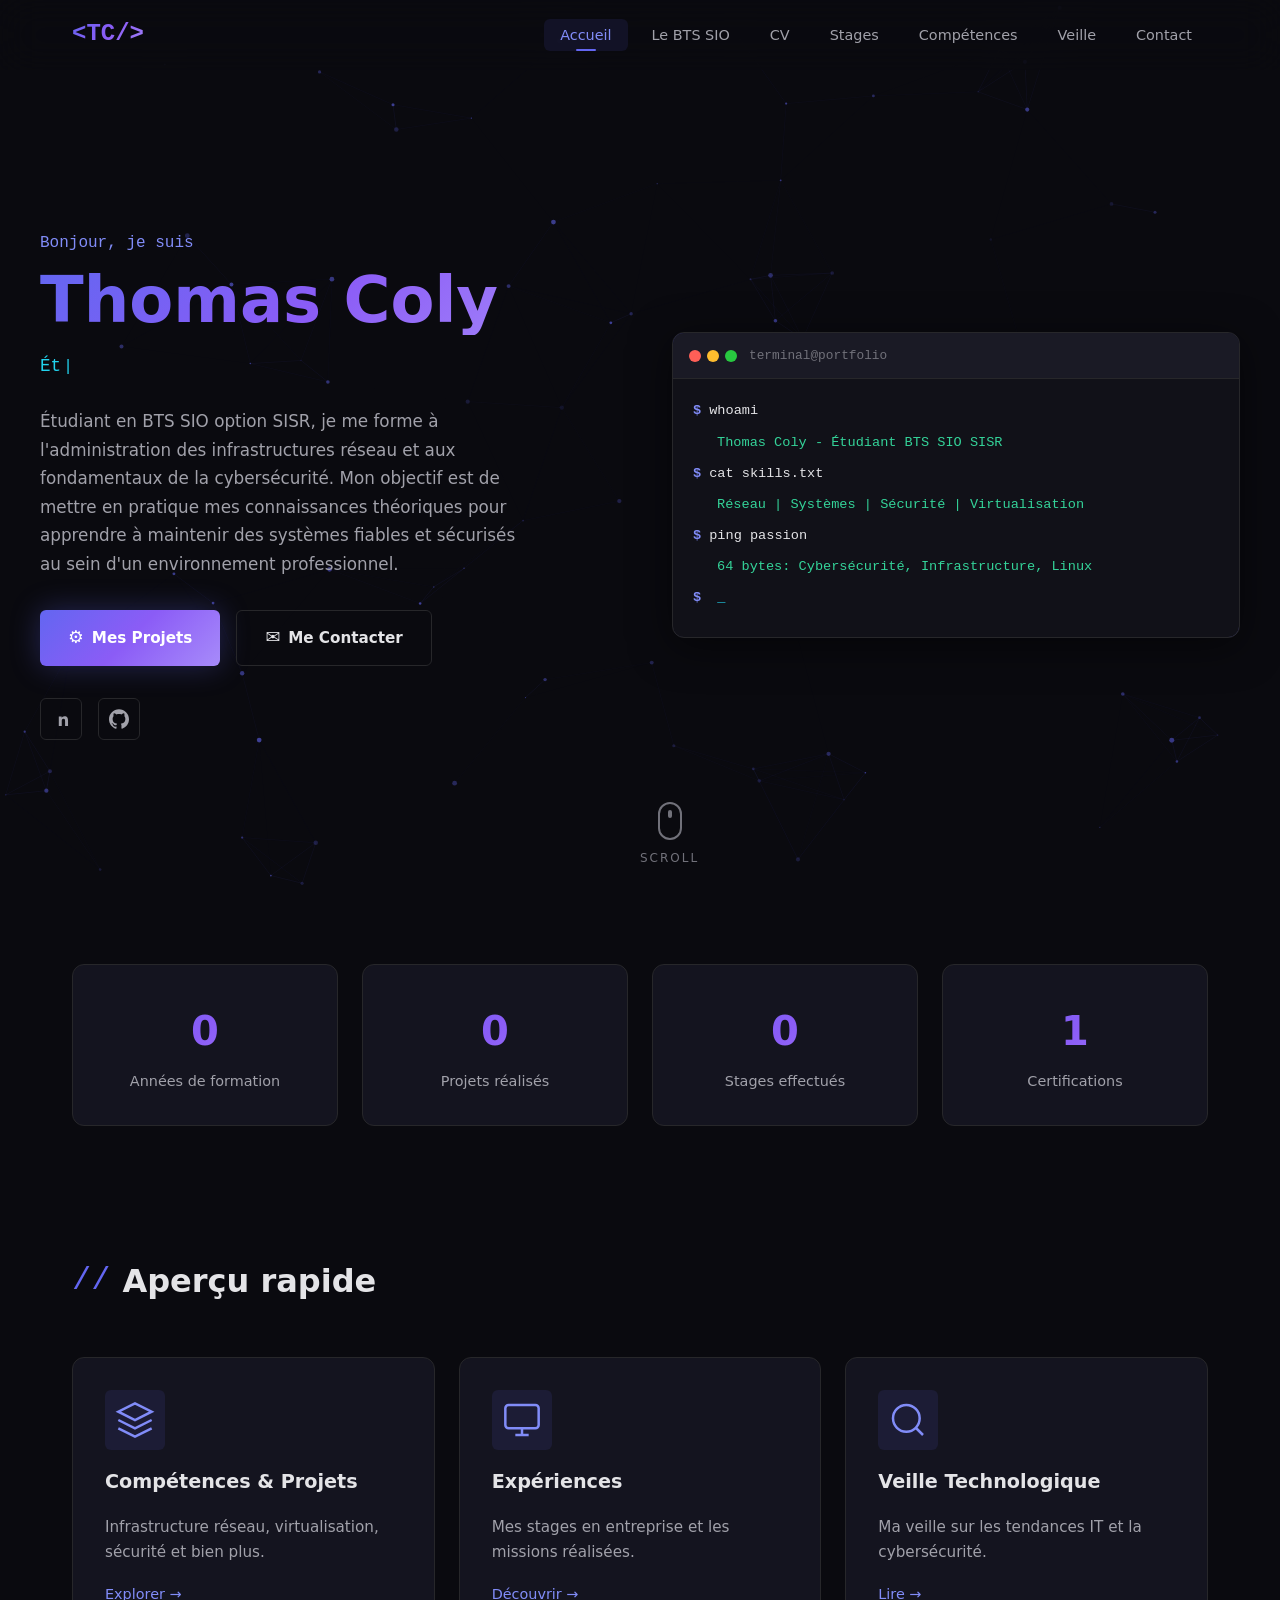
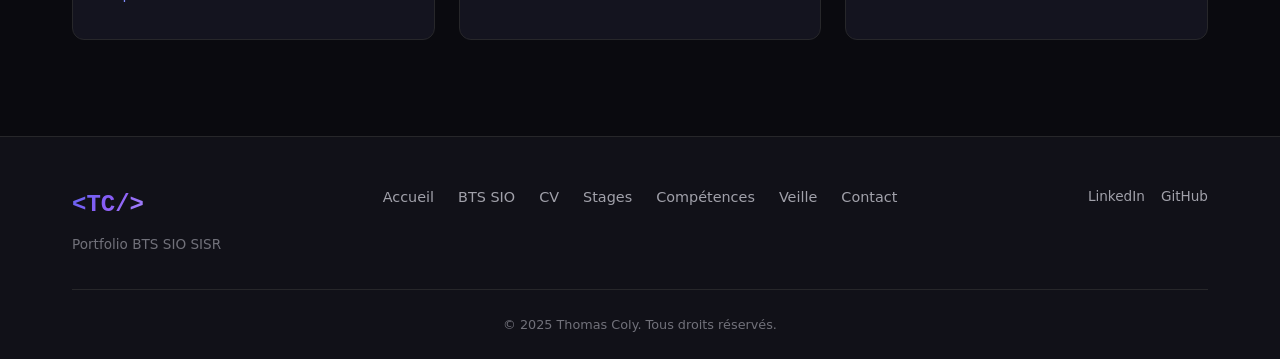
<file: index.html>
<!DOCTYPE html>
<html lang="fr">
<head>
    <meta charset="UTF-8">
    <meta name="viewport" content="width=device-width, initial-scale=1.0">
    <!-- TODO: Remplacer le titre par ton nom complet -->
    <title>Portfolio - Thomas Coly | BTS SIO SISR</title>
    <link rel="stylesheet" href="css/style.css">
    <!-- TODO: Ajouter un favicon avec <link rel="icon" href="assets/favicon.ico"> -->
</head>
<body>
    <!-- Particules animées en arrière-plan -->
    <canvas id="particles-canvas"></canvas>

    <!-- Navigation -->
    <nav class="navbar" id="navbar">
        <div class="nav-container">
            <a href="index.html" class="nav-logo">
                <!-- TODO: Remplacer les initiales par les tiennes -->
                <span class="logo-text">&lt;TC/&gt;</span>
            </a>
            <ul class="nav-links" id="nav-links">
                <li><a href="index.html" class="nav-link active">Accueil</a></li>
                <li><a href="bts.html" class="nav-link">Le BTS SIO</a></li>
                <li><a href="cv.html" class="nav-link">CV</a></li>
                <li><a href="stages.html" class="nav-link">Stages</a></li>
                <li><a href="competences.html" class="nav-link">Compétences</a></li>
                <li><a href="veille.html" class="nav-link">Veille</a></li>
                <li><a href="contact.html" class="nav-link">Contact</a></li>
            </ul>
            <button class="nav-toggle" id="nav-toggle" aria-label="Menu">
                <span class="hamburger"></span>
            </button>
        </div>
    </nav>

    <!-- Hero Section -->
    <section class="hero">
        <div class="hero-content">
            <div class="hero-text">
                <p class="hero-greeting">Bonjour, je suis</p>
                <!-- TODO: Remplacer par ton prénom et nom -->
                <h1 class="hero-name glitch" data-text="Thomas Coly">Thomas Coly</h1>
                <div class="typing-wrapper">
                    <span class="hero-title" id="typing-text"></span>
                    <span class="cursor">|</span>
                </div>
                <!-- TODO: Remplacer par ta propre description -->
                <p class="hero-description">
                    Étudiant en BTS SIO option SISR, je me forme à l'administration des infrastructures réseau et aux fondamentaux de la cybersécurité. Mon objectif est de mettre en pratique mes connaissances théoriques pour apprendre à maintenir des systèmes fiables et sécurisés au sein d'un environnement professionnel.
                </p>
                <div class="hero-buttons">
                    <a href="competences.html" class="btn btn-primary">
                        <span class="btn-icon">&#9881;</span> Mes Projets
                    </a>
                    <a href="contact.html" class="btn btn-outline">
                        <span class="btn-icon">&#9993;</span> Me Contacter
                    </a>
                </div>
                <div class="hero-social">
                    <!-- TODO: Remplacer # par tes vrais liens -->
                    <a href="#" class="social-link" title="LinkedIn" target="_blank">
                        <svg width="20" height="20" viewBox="0 0 24 24" fill="currentColor">
                            <path d="M20.447 20.452h-3.554v-5.569c0-1.328-.027-3.037-1.852-3.037-1.853 0-2.136 1.445-2.136 2.939v5.667H9.351V9h3.414v1.561h.046c.477-.9 1.637-1.85 3.37-1.85 3.601 0 4.267 2.37 4.267 5.455v6.286m_open
                            zM5.337 7.433c-1.144 0-2.063-.926-2.063-2.065 0-1.138.92-2.063 2.063-2.063 1.14 0 2.064.925 2.064 2.063 0 1.139-.925 2.065-2.064 2.065zm1.782 13.019H3.555V9h3.564v11.452zM22.225 0H1.771C.792 0 0 .774 0 1.729v20.542C0 23.227.792 24 1.771 24h20.451C23.2 24 24 23.227 24 22.271V1.729C24 .774 23.2 0 22.222 0h.003z"/>
                        </svg>
                    </a>
                    <a href="#" class="social-link" title="GitHub" target="_blank">
                        <svg width="20" height="20" viewBox="0 0 24 24" fill="currentColor">
                            <path d="M12 .297c-6.63 0-12 5.373-12 12 0 5.303 3.438 9.8 8.205 11.385.6.113.82-.258.82-.577 0-.285-.01-1.04-.015-2.04-3.338.724-4.042-1.61-4.042-1.61C4.422 18.07 3.633 17.7 3.633 17.7c-1.087-.744.084-.729.084-.729 1.205.084 1.838 1.236 1.838 1.236 1.07 1.835 2.809 1.305 3.495.998.108-.776.417-1.305.76-1.605-2.665-.3-5.466-1.332-5.466-5.93 0-1.31.465-2.38 1.235-3.22-.135-.303-.54-1.523.105-3.176 0 0 1.005-.322 3.3 1.23.96-.267 1.98-.399 3-.405 1.02.006 2.04.138 3 .405 2.28-1.552 3.285-1.23 3.285-1.23.645 1.653.24 2.873.12 3.176.765.84 1.23 1.91 1.23 3.22 0 4.61-2.805 5.625-5.475 5.92.42.36.81 1.096.81 2.22 0 1.606-.015 2.896-.015 3.286 0 .315.21.69.825.57C20.565 22.092 24 17.592 24 12.297c0-6.627-5.373-12-12-12"/>
                        </svg>
                    </a>
                </div>
            </div>
            <div class="hero-visual">
                <div class="terminal-window">
                    <div class="terminal-header">
                        <div class="terminal-dots">
                            <span class="dot red"></span>
                            <span class="dot yellow"></span>
                            <span class="dot green"></span>
                        </div>
                        <span class="terminal-title">terminal@portfolio</span>
                    </div>
                    <div class="terminal-body" id="terminal-body">
                        <div class="terminal-line">
                            <span class="prompt">$</span>
                            <span class="command">whoami</span>
                        </div>
                        <!-- TODO: Remplacer les infos du terminal -->
                        <div class="terminal-line output">Thomas Coly - Étudiant BTS SIO SISR</div>
                        <div class="terminal-line">
                            <span class="prompt">$</span>
                            <span class="command">cat skills.txt</span>
                        </div>
                        <div class="terminal-line output">Réseau | Systèmes | Sécurité | Virtualisation</div>
                        <div class="terminal-line">
                            <span class="prompt">$</span>
                            <span class="command">ping passion</span>
                        </div>
                        <div class="terminal-line output">64 bytes: Cybersécurité, Infrastructure, Linux</div>
                        <div class="terminal-line">
                            <span class="prompt">$</span>
                            <span class="command typing-cmd" id="terminal-typing"></span>
                            <span class="cursor terminal-cursor">_</span>
                        </div>
                    </div>
                </div>
            </div>
        </div>
        <div class="scroll-indicator">
            <div class="mouse">
                <div class="wheel"></div>
            </div>
            <span>Scroll</span>
        </div>
    </section>

    <!-- Stats rapides -->
    <section class="stats-section">
        <div class="container">
            <div class="stats-grid">
                <div class="stat-card" data-count="2">
                    <div class="stat-number">0</div>
                    <!-- TODO: Ajuster le nombre d'années -->
                    <div class="stat-label">Années de formation</div>
                </div>
                <div class="stat-card" data-count="2">
                    <div class="stat-number">0</div>
                    <!-- TODO: Ajuster le nombre de projets -->
                    <div class="stat-label">Projets réalisés</div>
                </div>
                <div class="stat-card" data-count="2">
                    <div class="stat-number">0</div>
                    <!-- TODO: Ajuster le nombre de stages -->
                    <div class="stat-label">Stages effectués</div>
                </div>
                <div class="stat-card" data-count="4">
                    <div class="stat-number">0</div>
                    <!-- TODO: Ajuster le nombre de certifications -->
                    <div class="stat-label">Certifications</div>
                </div>
            </div>
        </div>
    </section>

    <!-- Aperçu rapide -->
    <section class="preview-section">
        <div class="container">
            <h2 class="section-title">
                <span class="title-decoration">//</span> Aperçu rapide
            </h2>
            <div class="preview-grid">
                <a href="competences.html" class="preview-card">
                    <div class="preview-icon">
                        <svg width="40" height="40" viewBox="0 0 24 24" fill="none" stroke="currentColor" stroke-width="1.5">
                            <path d="M12 2L2 7l10 5 10-5-10-5zM2 17l10 5 10-5M2 12l10 5 10-5"/>
                        </svg>
                    </div>
                    <h3>Compétences & Projets</h3>
                    <p>Infrastructure réseau, virtualisation, sécurité et bien plus.</p>
                    <span class="preview-link">Explorer &rarr;</span>
                </a>
                <a href="stages.html" class="preview-card">
                    <div class="preview-icon">
                        <svg width="40" height="40" viewBox="0 0 24 24" fill="none" stroke="currentColor" stroke-width="1.5">
                            <rect x="2" y="3" width="20" height="14" rx="2" ry="2"/>
                            <line x1="8" y1="21" x2="16" y2="21"/>
                            <line x1="12" y1="17" x2="12" y2="21"/>
                        </svg>
                    </div>
                    <h3>Expériences</h3>
                    <p>Mes stages en entreprise et les missions réalisées.</p>
                    <span class="preview-link">Découvrir &rarr;</span>
                </a>
                <a href="veille.html" class="preview-card">
                    <div class="preview-icon">
                        <svg width="40" height="40" viewBox="0 0 24 24" fill="none" stroke="currentColor" stroke-width="1.5">
                            <circle cx="11" cy="11" r="8"/>
                            <line x1="21" y1="21" x2="16.65" y2="16.65"/>
                        </svg>
                    </div>
                    <h3>Veille Technologique</h3>
                    <p>Ma veille sur les tendances IT et la cybersécurité.</p>
                    <span class="preview-link">Lire &rarr;</span>
                </a>
            </div>
        </div>
    </section>

    <!-- Footer -->
    <footer class="footer">
        <div class="container">
            <div class="footer-content">
                <div class="footer-logo">
                    <!-- TODO: Remplacer les initiales -->
                    <span class="logo-text">&lt;TC/&gt;</span>
                    <p>Portfolio BTS SIO SISR</p>
                </div>
                <div class="footer-links">
                    <a href="index.html">Accueil</a>
                    <a href="bts.html">BTS SIO</a>
                    <a href="cv.html">CV</a>
                    <a href="stages.html">Stages</a>
                    <a href="competences.html">Compétences</a>
                    <a href="veille.html">Veille</a>
                    <a href="contact.html">Contact</a>
                </div>
                <div class="footer-social">
                    <!-- TODO: Remplacer # par tes vrais liens -->
                    <a href="#" target="_blank" title="LinkedIn">LinkedIn</a>
                    <a href="https://github.com/Th4567ms" target="_blank" title="GitHub">GitHub</a>
                </div>
            </div>
            <div class="footer-bottom">
                <!-- TODO: Remplacer le nom et l'année -->
                <p>&copy; 2025 Thomas Coly. Tous droits réservés.</p>
            </div>
        </div>
    </footer>

    <script src="js/script.js"></script>
</body>
</html>
</file>
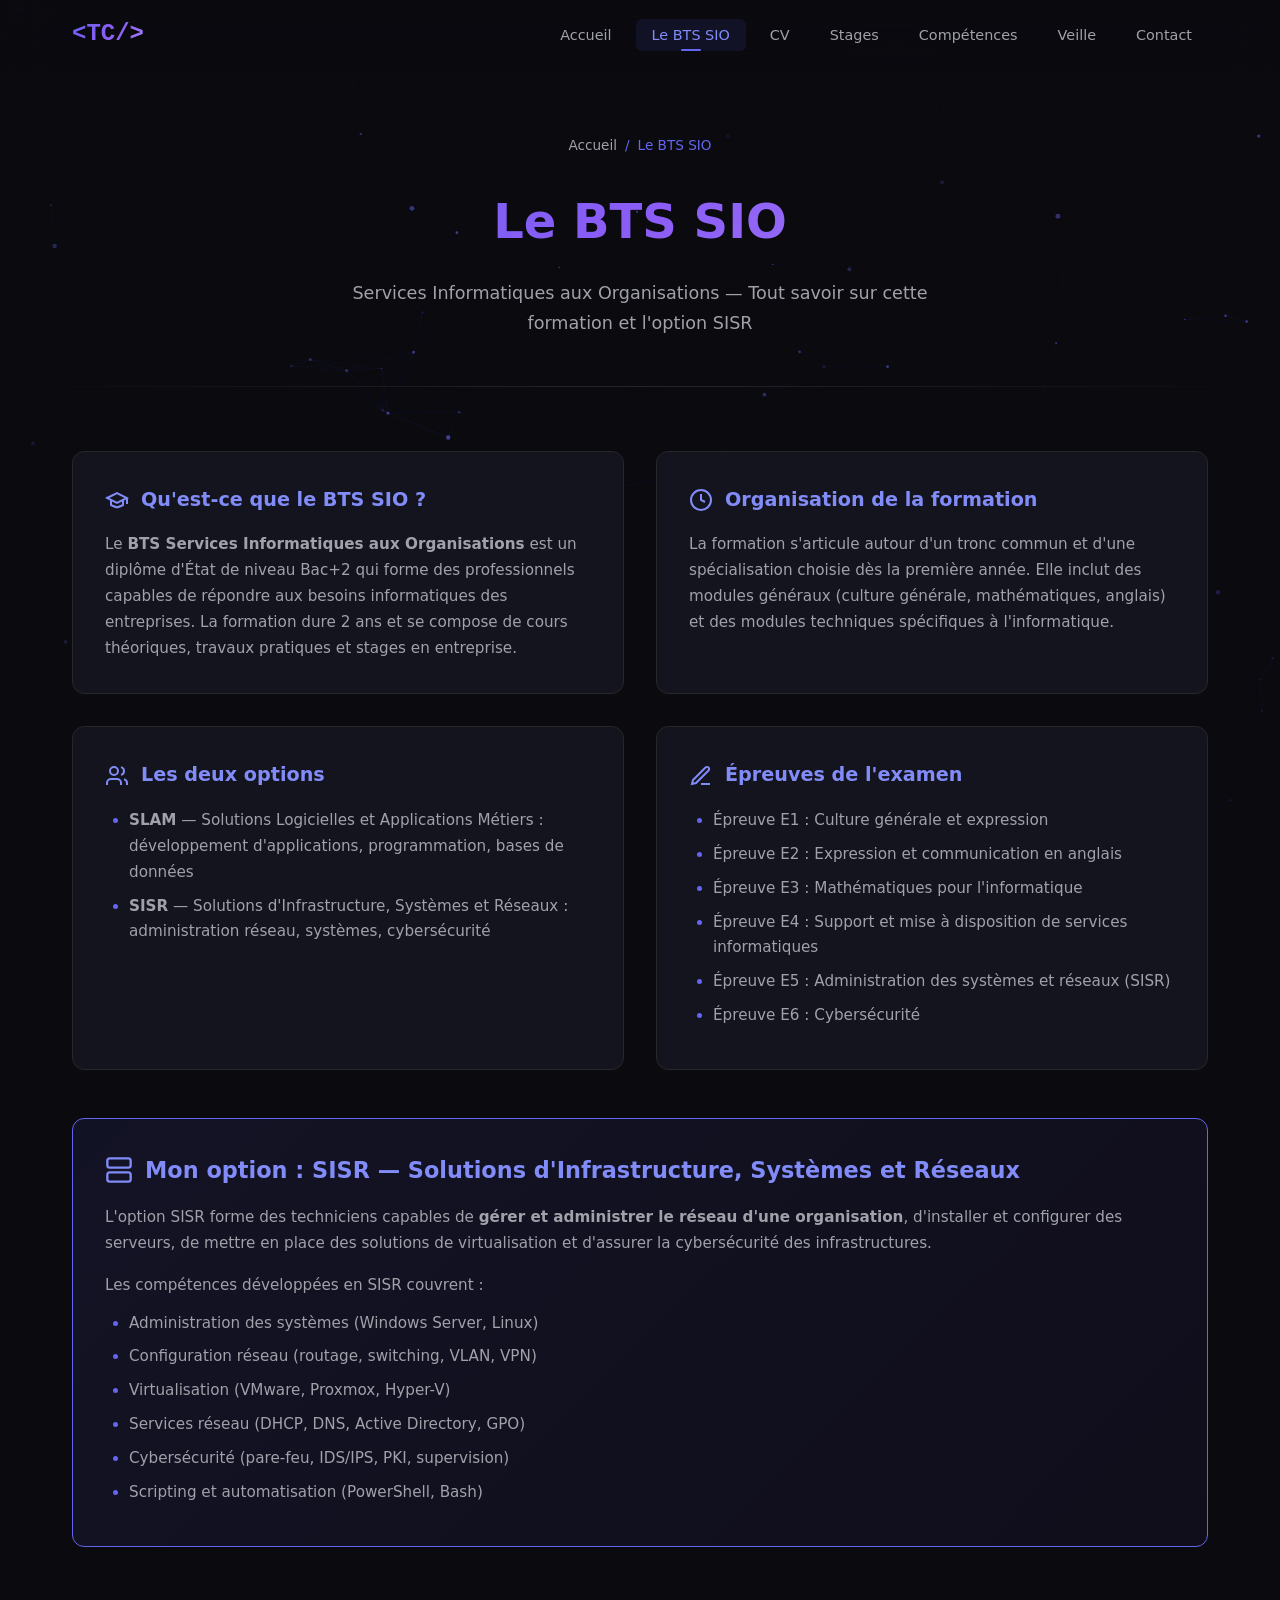
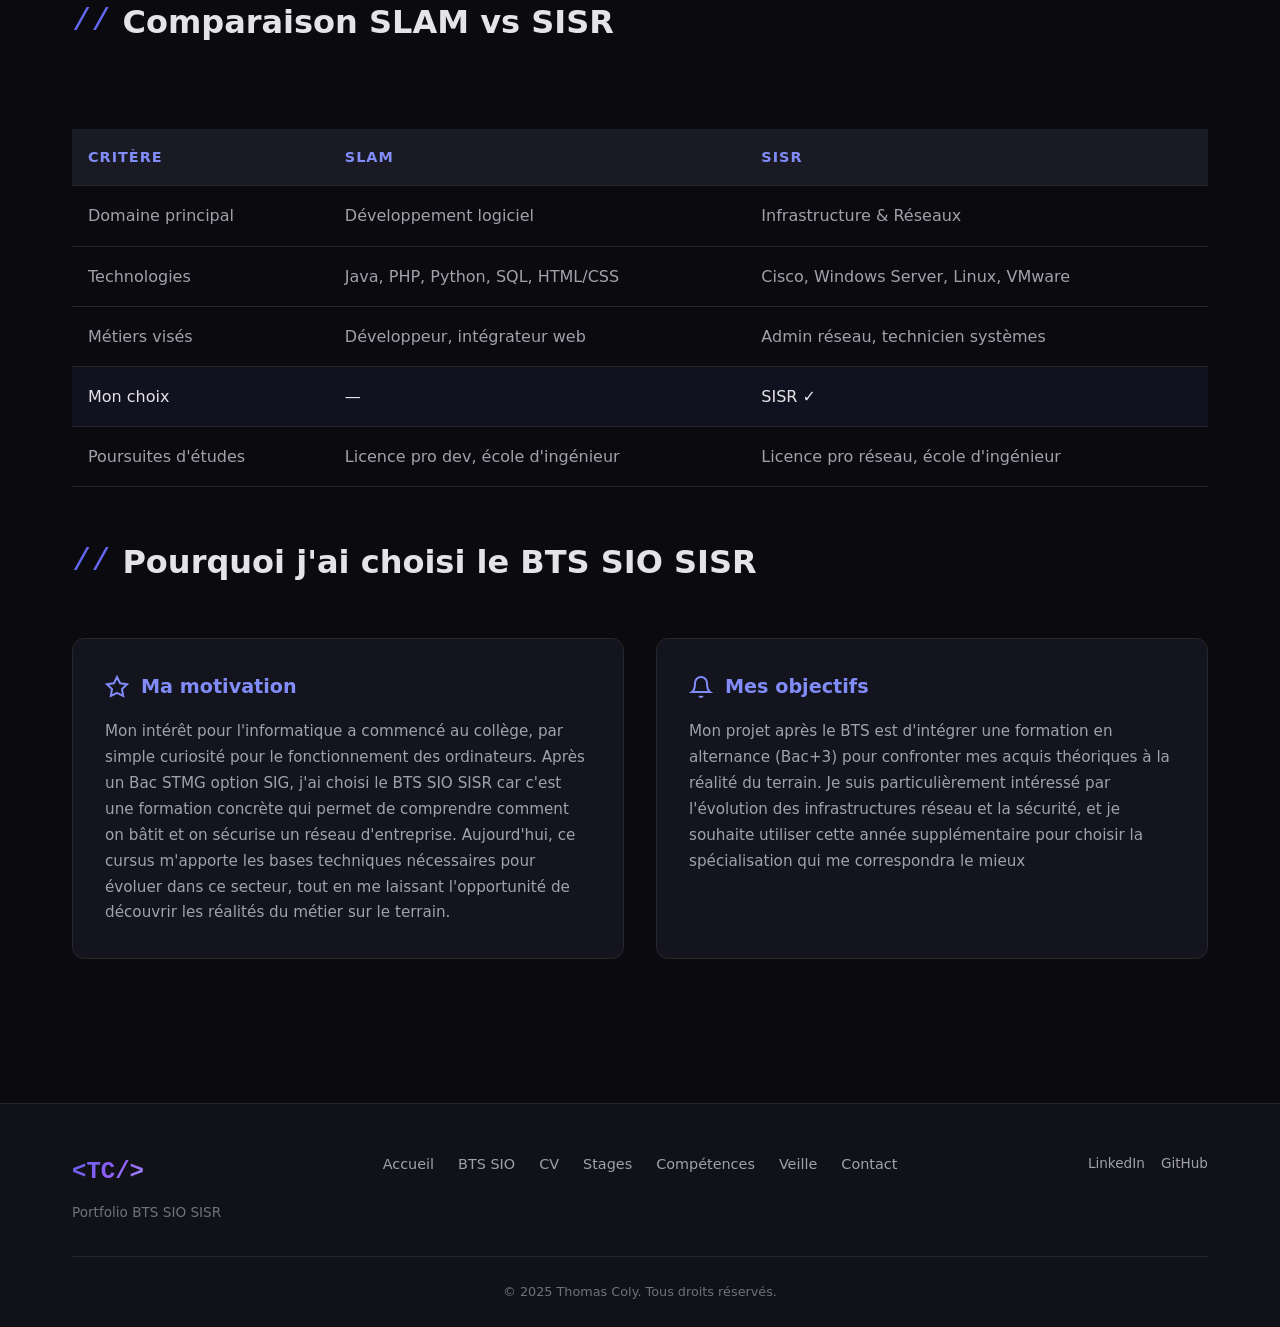
<file: bts.html>
<!DOCTYPE html>
<html lang="fr">
<head>
    <meta charset="UTF-8">
    <meta name="viewport" content="width=device-width, initial-scale=1.0">
    <!-- TODO: Remplacer le titre par ton nom -->
    <title>Le BTS SIO - Thomas Coly</title>
    <link rel="stylesheet" href="css/style.css">
</head>
<body>
    <canvas id="particles-canvas"></canvas>

    <!-- Navigation -->
    <nav class="navbar" id="navbar">
        <div class="nav-container">
            <a href="index.html" class="nav-logo">
                <span class="logo-text">&lt;TC/&gt;</span>
            </a>
            <ul class="nav-links" id="nav-links">
                <li><a href="index.html" class="nav-link">Accueil</a></li>
                <li><a href="bts.html" class="nav-link active">Le BTS SIO</a></li>
                <li><a href="cv.html" class="nav-link">CV</a></li>
                <li><a href="stages.html" class="nav-link">Stages</a></li>
                <li><a href="competences.html" class="nav-link">Compétences</a></li>
                <li><a href="veille.html" class="nav-link">Veille</a></li>
                <li><a href="contact.html" class="nav-link">Contact</a></li>
            </ul>
            <button class="nav-toggle" id="nav-toggle" aria-label="Menu">
                <span class="hamburger"></span>
            </button>
        </div>
    </nav>

    <!-- Header -->
    <header class="page-header">
        <div class="container">
            <div class="breadcrumb">
                <a href="index.html">Accueil</a>
                <span>/</span>
                <span>Le BTS SIO</span>
            </div>
            <h1>Le BTS SIO</h1>
            <p>Services Informatiques aux Organisations — Tout savoir sur cette formation et l'option SISR</p>
        </div>
    </header>

    <!-- Contenu -->
    <section class="page-content">
        <div class="container">
            <!-- Présentation générale -->
            <div class="info-grid">
                <div class="info-card">
                    <h3>
                        <svg width="24" height="24" viewBox="0 0 24 24" fill="none" stroke="currentColor" stroke-width="2"><path d="M22 10v6M2 10l10-5 10 5-10 5z"/><path d="M6 12v5c6 3 6 3 12 0v-5"/></svg>
                        Qu'est-ce que le BTS SIO ?
                    </h3>
                    <p>
                        Le <strong>BTS Services Informatiques aux Organisations</strong> est un diplôme d'État de niveau Bac+2
                        qui forme des professionnels capables de répondre aux besoins informatiques des entreprises.
                        La formation dure 2 ans et se compose de cours théoriques, travaux pratiques et stages en entreprise.
                    </p>
                </div>

                <div class="info-card">
                    <h3>
                        <svg width="24" height="24" viewBox="0 0 24 24" fill="none" stroke="currentColor" stroke-width="2"><circle cx="12" cy="12" r="10"/><path d="M12 6v6l4 2"/></svg>
                        Organisation de la formation
                    </h3>
                    <p>
                        La formation s'articule autour d'un tronc commun et d'une spécialisation choisie dès la première année.
                        Elle inclut des modules généraux (culture générale, mathématiques, anglais) et des modules techniques
                        spécifiques à l'informatique.
                    </p>
                </div>

                <div class="info-card">
                    <h3>
                        <svg width="24" height="24" viewBox="0 0 24 24" fill="none" stroke="currentColor" stroke-width="2"><path d="M16 21v-2a4 4 0 0 0-4-4H6a4 4 0 0 0-4 4v2"/><circle cx="9" cy="7" r="4"/><path d="M22 21v-2a4 4 0 0 0-3-3.87M16 3.13a4 4 0 0 1 0 7.75"/></svg>
                        Les deux options
                    </h3>
                    <ul>
                        <li><strong>SLAM</strong> — Solutions Logicielles et Applications Métiers : développement d'applications, programmation, bases de données</li>
                        <li><strong>SISR</strong> — Solutions d'Infrastructure, Systèmes et Réseaux : administration réseau, systèmes, cybersécurité</li>
                    </ul>
                </div>

                <div class="info-card">
                    <h3>
                        <svg width="24" height="24" viewBox="0 0 24 24" fill="none" stroke="currentColor" stroke-width="2"><path d="M12 20h9"/><path d="M16.5 3.5a2.121 2.121 0 0 1 3 3L7 19l-4 1 1-4L16.5 3.5z"/></svg>
                        Épreuves de l'examen
                    </h3>
                    <ul>
                        <li>Épreuve E1 : Culture générale et expression</li>
                        <li>Épreuve E2 : Expression et communication en anglais</li>
                        <li>Épreuve E3 : Mathématiques pour l'informatique</li>
                        <li>Épreuve E4 : Support et mise à disposition de services informatiques</li>
                        <li>Épreuve E5 : Administration des systèmes et réseaux (SISR)</li>
                        <li>Épreuve E6 : Cybersécurité</li>
                    </ul>
                </div>
            </div>

            <!-- Option SISR en détail -->
            <div class="info-grid" style="margin-top: 2rem;">
                <div class="info-card option-highlight">
                    <h3>
                        <svg width="28" height="28" viewBox="0 0 24 24" fill="none" stroke="currentColor" stroke-width="2"><rect x="2" y="2" width="20" height="8" rx="2" ry="2"/><rect x="2" y="14" width="20" height="8" rx="2" ry="2"/><line x1="6" y1="6" x2="6.01" y2="6"/><line x1="6" y1="18" x2="6.01" y2="18"/></svg>
                        Mon option : SISR — Solutions d'Infrastructure, Systèmes et Réseaux
                    </h3>
                    <p>
                        L'option SISR forme des techniciens capables de <strong>gérer et administrer le réseau d'une organisation</strong>,
                        d'installer et configurer des serveurs, de mettre en place des solutions de virtualisation
                        et d'assurer la cybersécurité des infrastructures.
                    </p>
                    <p style="margin-top: 1rem;">Les compétences développées en SISR couvrent :</p>
                    <ul style="margin-top: 0.75rem;">
                        <li>Administration des systèmes (Windows Server, Linux)</li>
                        <li>Configuration réseau (routage, switching, VLAN, VPN)</li>
                        <li>Virtualisation (VMware, Proxmox, Hyper-V)</li>
                        <li>Services réseau (DHCP, DNS, Active Directory, GPO)</li>
                        <li>Cybersécurité (pare-feu, IDS/IPS, PKI, supervision)</li>
                        <li>Scripting et automatisation (PowerShell, Bash)</li>
                        
                    </ul>
                </div>
            </div>

            <!-- Tableau comparatif -->
            <h2 class="section-title" style="margin-top: 3rem;">
                <span class="title-decoration">//</span> Comparaison SLAM vs SISR
            </h2>
            <div style="overflow-x: auto;">
                <table class="comparison-table">
                    <thead>
                        <tr>
                            <th>Critère</th>
                            <th>SLAM</th>
                            <th>SISR</th>
                        </tr>
                    </thead>
                    <tbody>
                        <tr>
                            <td>Domaine principal</td>
                            <td>Développement logiciel</td>
                            <td>Infrastructure & Réseaux</td>
                        </tr>
                        <tr>
                            <td>Technologies</td>
                            <td>Java, PHP, Python, SQL, HTML/CSS</td>
                            <td>Cisco, Windows Server, Linux, VMware</td>
                        </tr>
                        <tr>
                            <td>Métiers visés</td>
                            <td>Développeur, intégrateur web</td>
                            <td>Admin réseau, technicien systèmes</td>
                        </tr>
                        <tr class="highlight-row">
                            <td>Mon choix</td>
                            <td>—</td>
                            <td>SISR &#10003;</td>
                        </tr>
                        <tr>
                            <td>Poursuites d'études</td>
                            <td>Licence pro dev, école d'ingénieur</td>
                            <td>Licence pro réseau, école d'ingénieur</td>
                        </tr>
                    </tbody>
                </table>
            </div>

            <!-- Pourquoi le BTS SIO -->
            <h2 class="section-title" style="margin-top: 3rem;">
                <span class="title-decoration">//</span> Pourquoi j'ai choisi le BTS SIO SISR
            </h2>
            <div class="info-grid">
                <div class="info-card">
                    <h3>
                        <svg width="24" height="24" viewBox="0 0 24 24" fill="none" stroke="currentColor" stroke-width="2"><polygon points="12 2 15.09 8.26 22 9.27 17 14.14 18.18 21.02 12 17.77 5.82 21.02 7 14.14 2 9.27 8.91 8.26 12 2"/></svg>
                        Ma motivation
                    </h3>
                    <!-- TODO: Remplacer par tes propres motivations -->
                    <p>
                        Mon intérêt pour l'informatique a commencé au collège, par simple curiosité pour le fonctionnement des ordinateurs. Après un Bac STMG option SIG, j'ai choisi le BTS SIO SISR car c'est une formation concrète qui permet de comprendre comment on bâtit et on sécurise un réseau d'entreprise. Aujourd'hui, ce cursus m'apporte les bases techniques nécessaires pour évoluer dans ce secteur, tout en me laissant l'opportunité de découvrir les réalités du métier sur le terrain.
                    </p>
                        

                </div>
                <div class="info-card">
                    <h3>
                        <svg width="24" height="24" viewBox="0 0 24 24" fill="none" stroke="currentColor" stroke-width="2"><path d="M18 8A6 6 0 0 0 6 8c0 7-3 9-3 9h18s-3-2-3-9"/><path d="M13.73 21a2 2 0 0 1-3.46 0"/></svg>
                        Mes objectifs
                    </h3>
                    <!-- TODO: Remplacer par tes propres objectifs -->
                    <p>
                        Mon projet après le BTS est d'intégrer une formation en alternance (Bac+3) pour confronter mes acquis théoriques à la réalité du terrain. Je suis particulièrement intéressé par l'évolution des infrastructures réseau et la sécurité, et je souhaite utiliser cette année supplémentaire pour choisir la spécialisation qui me correspondra le mieux
                    </p>
                </div>
            </div>
        </div>
    </section>

    <!-- Footer -->
    <footer class="footer">
        <div class="container">
            <div class="footer-content">
                <div class="footer-logo">
                    <span class="logo-text">&lt;TC/&gt;</span>
                    <p>Portfolio BTS SIO SISR</p>
                </div>
                <div class="footer-links">
                    <a href="index.html">Accueil</a>
                    <a href="bts.html">BTS SIO</a>
                    <a href="cv.html">CV</a>
                    <a href="stages.html">Stages</a>
                    <a href="competences.html">Compétences</a>
                    <a href="veille.html">Veille</a>
                    <a href="contact.html">Contact</a>
                </div>
                <div class="footer-social">
                    <a href="#" target="_blank">LinkedIn</a>
                    <a href="#" target="_blank">GitHub</a>
                </div>
            </div>
            <div class="footer-bottom">
                <p>&copy; 2025 Thomas Coly. Tous droits réservés.</p>
            </div>
        </div>
    </footer>

    <script src="js/script.js"></script>
</body>
</html>
</file>
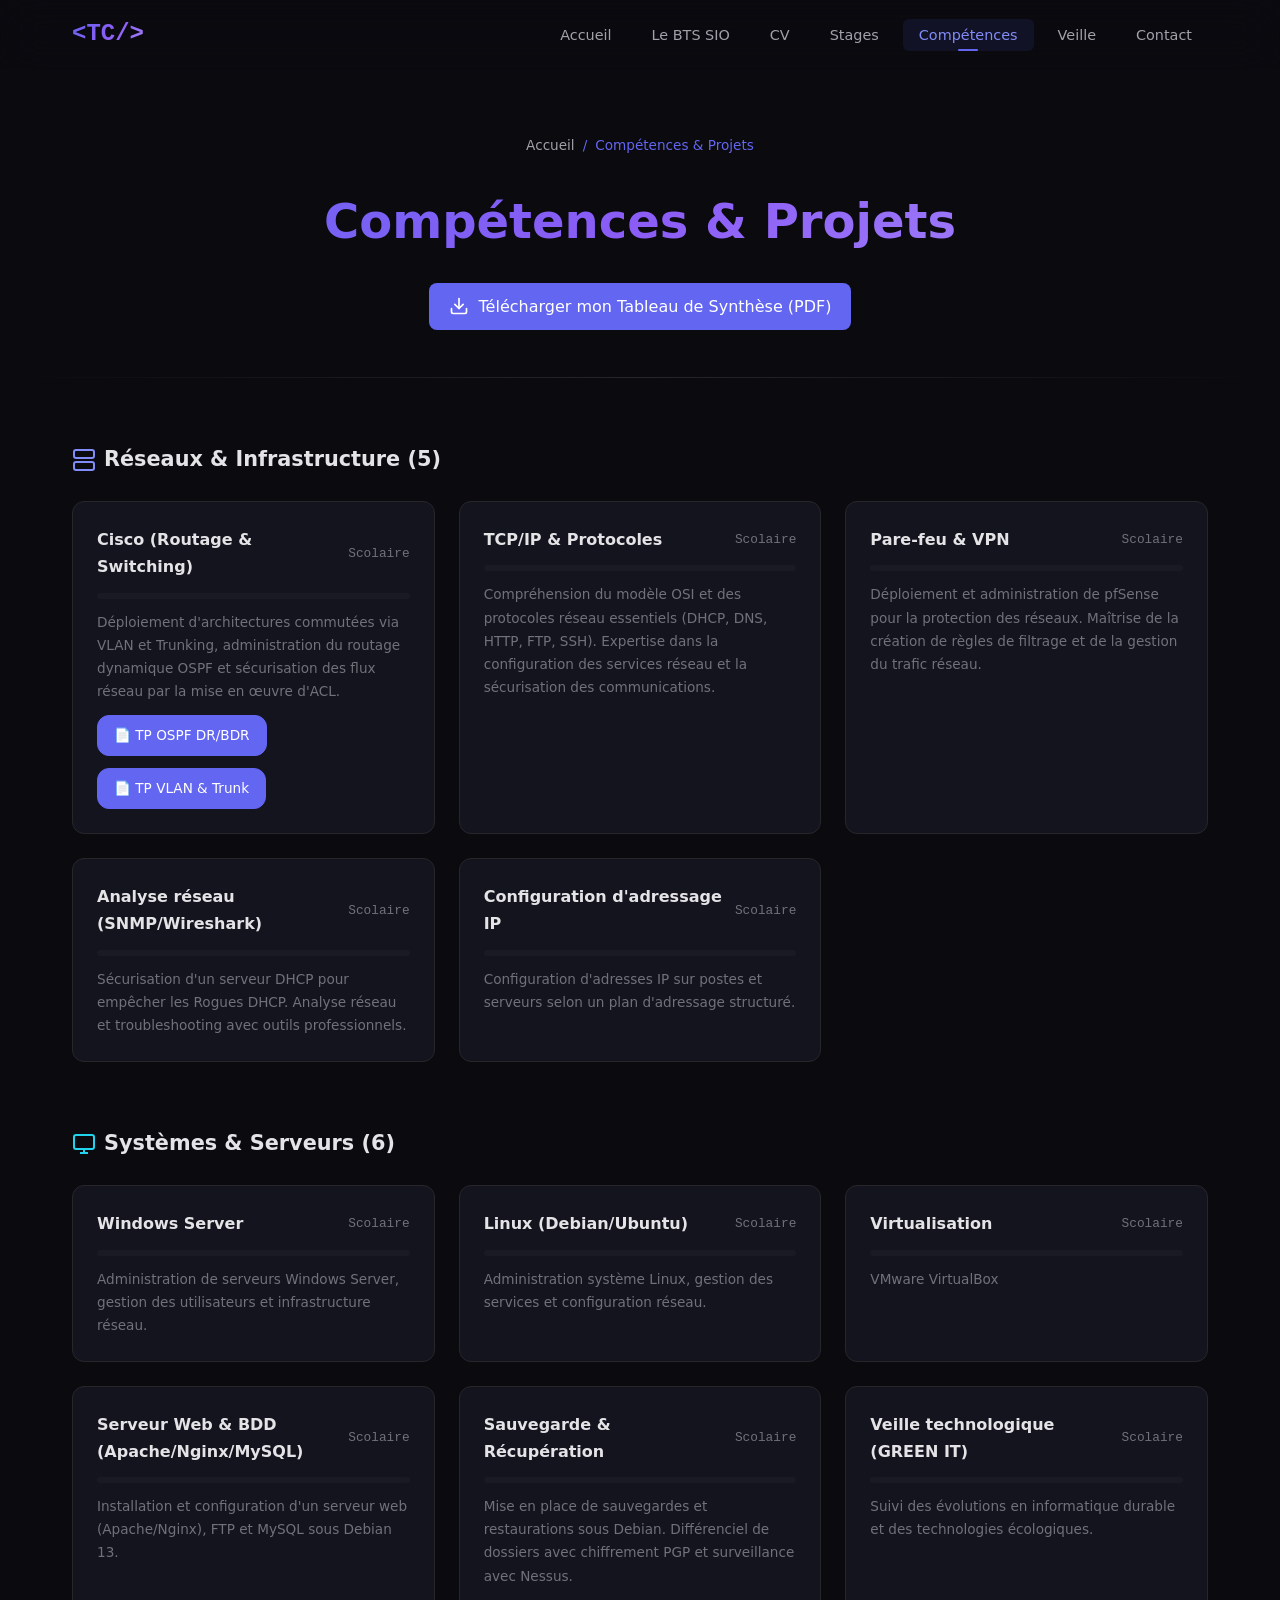
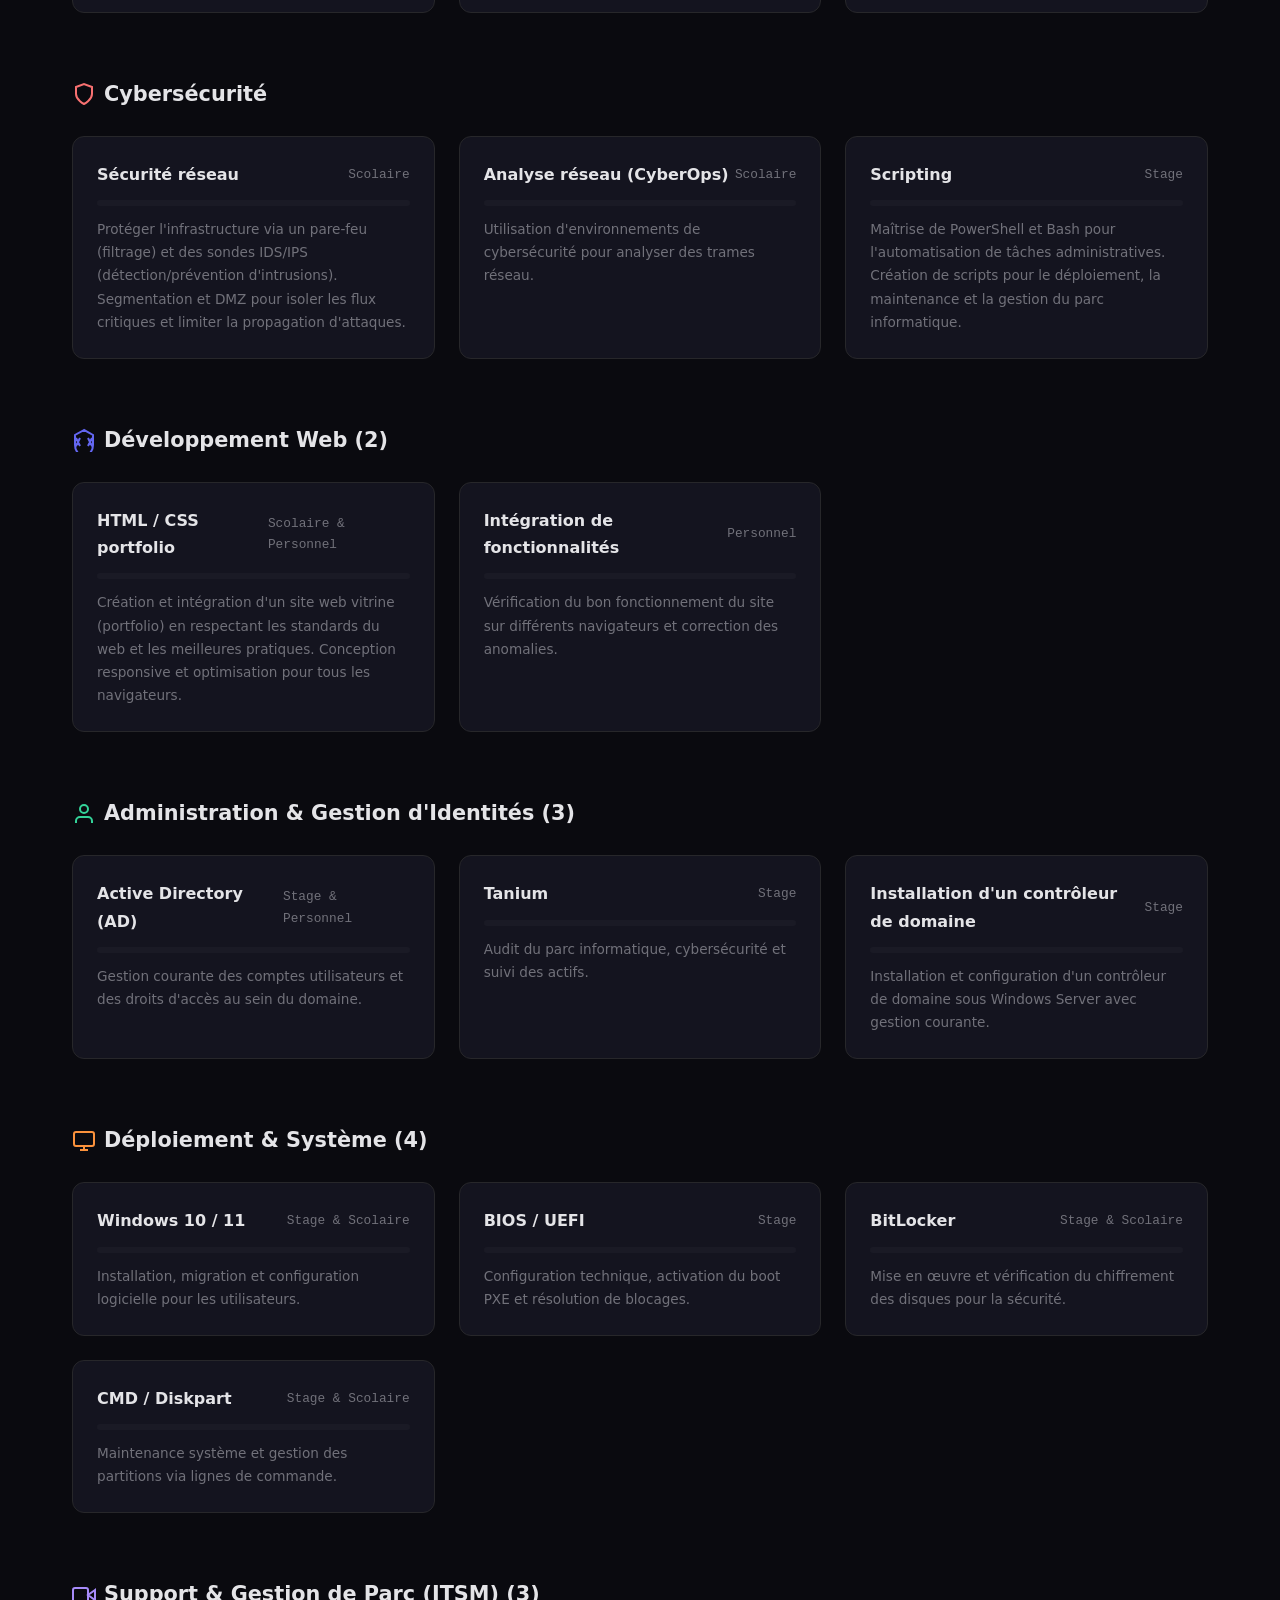
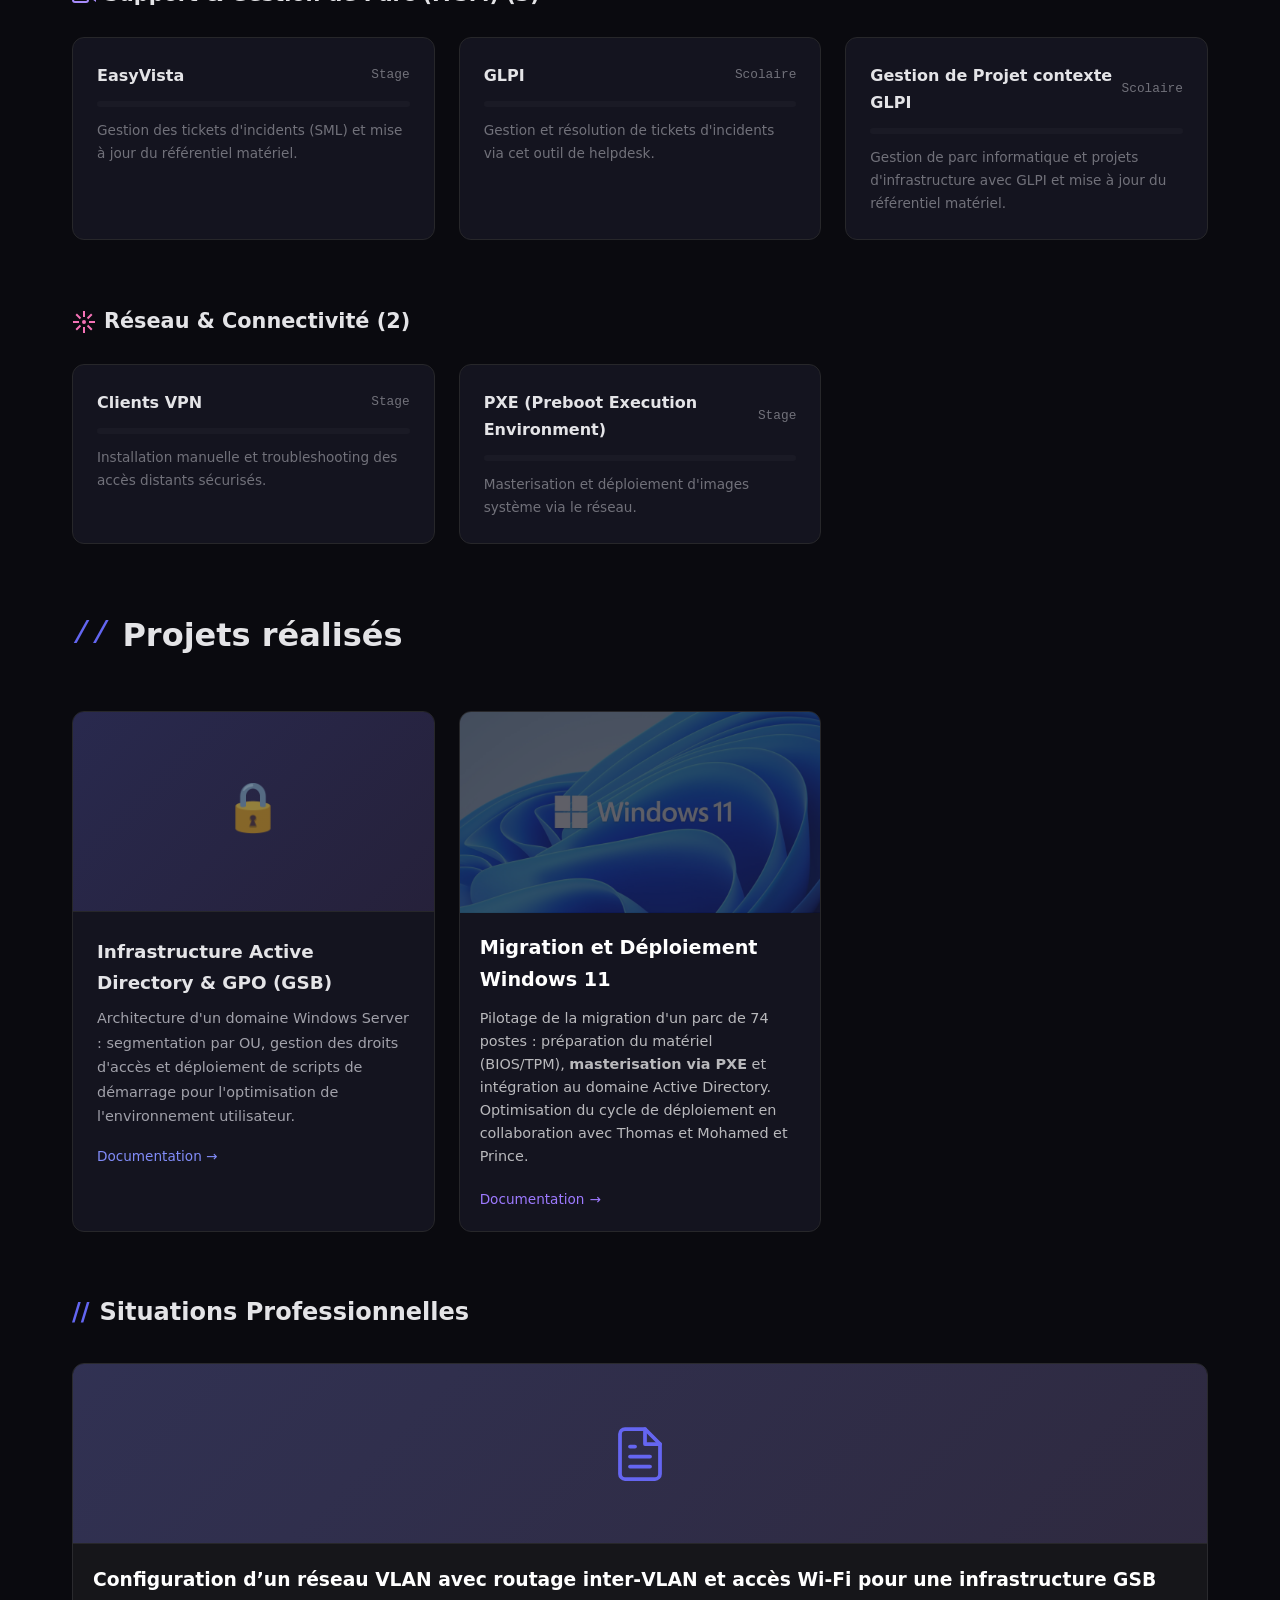
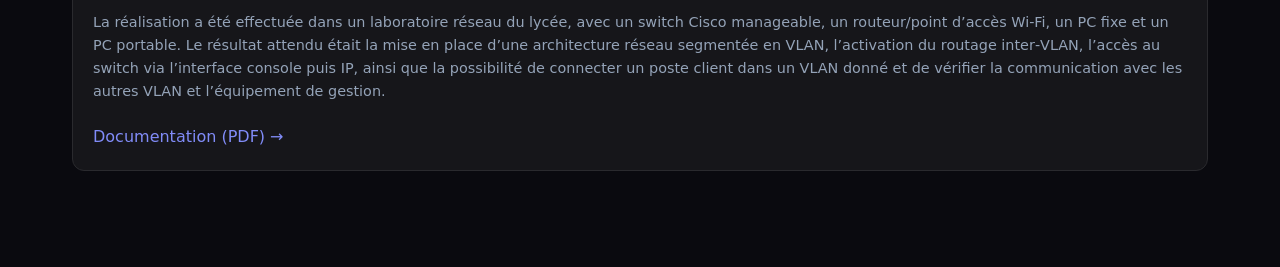
<file: competences.html>
<!DOCTYPE html>
<html lang="fr">
<head>
    <meta charset="UTF-8">
    <meta name="viewport" content="width=device-width, initial-scale=1.0">
    <!-- TODO: Remplacer le titre par ton nom -->
    <title>Compétences & Projets - Thomas Coly</title>
    <link rel="stylesheet" href="css/style.css">
</head>
<body>
    <canvas id="particles-canvas"></canvas>

    <!-- Navigation -->
    <nav class="navbar" id="navbar">
        <div class="nav-container">
            <a href="index.html" class="nav-logo">
                <span class="logo-text">&lt;TC/&gt;</span>
            </a>
            <ul class="nav-links" id="nav-links">
                <li><a href="index.html" class="nav-link">Accueil</a></li>
                <li><a href="bts.html" class="nav-link">Le BTS SIO</a></li>
                <li><a href="cv.html" class="nav-link">CV</a></li>
                <li><a href="stages.html" class="nav-link">Stages</a></li>
                <li><a href="competences.html" class="nav-link active">Compétences</a></li>
                <li><a href="veille.html" class="nav-link">Veille</a></li>
                <li><a href="contact.html" class="nav-link">Contact</a></li>
            </ul>
            <button class="nav-toggle" id="nav-toggle" aria-label="Menu">
                <span class="hamburger"></span>
            </button>
        </div>
    </nav>

    <!-- Header -->
    <header class="page-header">
        <div class="container">
            <div class="breadcrumb">
                <a href="index.html">Accueil</a>
                <span>/</span>
                <span>Compétences & Projets</span>
            </div>
            <h1>Compétences & Projets</h1>
            <p><div style="margin-top: 20px;">
    <a href="assets/tableau.pdf" class="btn-download" target="_blank" style="display: inline-flex; align-items: center; gap: 10px; background: var(--accent-primary); color: white; padding: 10px 20px; border-radius: 8px; text-decoration: none; font-weight: 500;">
        <svg width="20" height="20" viewBox="0 0 24 24" fill="none" stroke="currentColor" stroke-width="2" stroke-linecap="round" stroke-linejoin="round"><path d="M21 15v4a2 2 0 0 1-2 2H5a2 2 0 0 1-2-2v-4"></path><polyline points="7 10 12 15 17 10"></polyline><line x1="12" y1="15" x2="12" y2="3"></line></svg>
        Télécharger mon Tableau de Synthèse (PDF)
    </a>
</div>
    </header>

    <!-- Contenu -->
    <section class="page-content">
        <div class="container">

            <!-- Compétences Réseau -->
            <div class="skills-section">
                <h3>
                    <svg width="24" height="24" viewBox="0 0 24 24" fill="none" stroke="var(--accent-secondary)" stroke-width="2"><rect x="2" y="2" width="20" height="8" rx="2" ry="2"/><rect x="2" y="14" width="20" height="8" rx="2" ry="2"/><line x1="6" y1="6" x2="6.01" y2="6"/><line x1="6" y1="18" x2="6.01" y2="18"/></svg>
                    Réseaux & Infrastructure (5)
                </h3>
                <div class="skills-grid">
                    <!-- TODO: Ajuster les niveaux (data-width) selon tes vraies compétences -->
                    <div class="skill-card">
                        <div class="skill-header">
                            <span class="skill-name">Cisco (Routage & Switching)</span>
                            <span class="skill-level">Scolaire</span>
                        </div>
                        <div class="skill-bar">
                            <div class="skill-progress" data-width="85"></div>
                        </div>
                        <p class="skill-description">Déploiement d'architectures commutées via VLAN et Trunking, administration du routage dynamique OSPF et sécurisation des flux réseau par la mise en œuvre d'ACL.</p>
                        <a href="assets/OSPF_2.3.11_Coly_Thomas.pdf" class="skill-btn" download>📄 TP OSPF DR/BDR</a>
                        <a href="assets/2025-10-14_TP4.3_Coly_Thomas.pdf" class="skill-btn" download>📄 TP VLAN & Trunk</a>
                    </div>
                    <div class="skill-card">
                        <div class="skill-header">
                            <span class="skill-name">TCP/IP & Protocoles</span>
                            <span class="skill-level">Scolaire</span>
                        </div>
                        <div class="skill-bar">
                            <div class="skill-progress" data-width="80"></div>
                        </div>
                        <p class="skill-description">Compréhension du modèle OSI et des protocoles réseau essentiels (DHCP, DNS, HTTP, FTP, SSH). Expertise dans la configuration des services réseau et la sécurisation des communications.</p>
                    </div>
                    <div class="skill-card">
                        <div class="skill-header">
                            <span class="skill-name">Pare-feu & VPN</span>
                            <span class="skill-level">Scolaire</span>
                        </div>
                        <div class="skill-bar">
                            <div class="skill-progress" data-width="70"></div>
                        </div>
                        <p class="skill-description">Déploiement et administration de pfSense pour la protection des réseaux. Maîtrise de la création de règles de filtrage et de la gestion du trafic réseau.</p>
                    </div>
                    <div class="skill-card">
                        <div class="skill-header">
                            <span class="skill-name">Analyse réseau (SNMP/Wireshark)</span>
                            <span class="skill-level">Scolaire</span>
                        </div>
                        <div class="skill-bar">
                            <div class="skill-progress" data-width="65"></div>
                        </div>
                        <p class="skill-description">Sécurisation d'un serveur DHCP pour empêcher les Rogues DHCP. Analyse réseau et troubleshooting avec outils professionnels.</p>
                    </div>
                    <div class="skill-card">
                        <div class="skill-header">
                            <span class="skill-name">Configuration d'adressage IP</span>
                            <span class="skill-level">Scolaire</span>
                        </div>
                        <div class="skill-bar">
                            <div class="skill-progress" data-width="80"></div>
                        </div>
                        <p class="skill-description">Configuration d'adresses IP sur postes et serveurs selon un plan d'adressage structuré.</p>
                    </div>
                </div>
            </div>

            <!-- Compétences Systèmes -->
            <div class="skills-section">
                <h3>
                    <svg width="24" height="24" viewBox="0 0 24 24" fill="none" stroke="var(--cyan)" stroke-width="2"><rect x="2" y="3" width="20" height="14" rx="2" ry="2"/><line x1="8" y1="21" x2="16" y2="21"/><line x1="12" y1="17" x2="12" y2="21"/></svg>
                    Systèmes & Serveurs (6)
                </h3>
                <div class="skills-grid">
                    <!-- TODO: Ajuster les niveaux selon tes vraies compétences -->
                    <div class="skill-card">
                        <div class="skill-header">
                            <span class="skill-name">Windows Server</span>
                            <span class="skill-level">Scolaire</span>
                        </div>
                        <div class="skill-bar">
                            <div class="skill-progress" data-width="80"></div>
                        </div>
                        <p class="skill-description">Administration de serveurs Windows Server, gestion des utilisateurs et infrastructure réseau.</p>
                    </div>
                    <div class="skill-card">
                        <div class="skill-header">
                            <span class="skill-name">Linux (Debian/Ubuntu)</span>
                            <span class="skill-level">Scolaire</span>
                        </div>
                        <div class="skill-bar">
                            <div class="skill-progress" data-width="75"></div>
                        </div>
                        <p class="skill-description">Administration système Linux, gestion des services et configuration réseau.</p>
                    </div>
                    <div class="skill-card">
                        <div class="skill-header">
                            <span class="skill-name">Virtualisation</span>
                            <span class="skill-level">Scolaire</span>
                        </div>
                        <div class="skill-bar">
                            <div class="skill-progress" data-width="75"></div>
                        </div>
                        <p class="skill-description">VMware VirtualBox</p>
                    </div>
                    <div class="skill-card">
                        <div class="skill-header">
                            <span class="skill-name">Serveur Web & BDD (Apache/Nginx/MySQL)</span>
                            <span class="skill-level">Scolaire</span>
                        </div>
                        <div class="skill-bar">
                            <div class="skill-progress" data-width="70"></div>
                        </div>
                        <p class="skill-description">Installation et configuration d'un serveur web (Apache/Nginx), FTP et MySQL sous Debian 13.</p>
                    </div>
                    <div class="skill-card">
                        <div class="skill-header">
                            <span class="skill-name">Sauvegarde & Récupération</span>
                            <span class="skill-level">Scolaire</span>
                        </div>
                        <div class="skill-bar">
                            <div class="skill-progress" data-width="65"></div>
                        </div>
                        <p class="skill-description">Mise en place de sauvegardes et restaurations sous Debian. Différenciel de dossiers avec chiffrement PGP et surveillance avec Nessus.</p>
                    </div>
                    <div class="skill-card">
                        <div class="skill-header">
                            <span class="skill-name">Veille technologique (GREEN IT)</span>
                            <span class="skill-level">Scolaire</span>
                        </div>
                        <div class="skill-bar">
                            <div class="skill-progress" data-width="60"></div>
                        </div>
                        <p class="skill-description">Suivi des évolutions en informatique durable et des technologies écologiques.</p>
                    </div>
                </div>
            </div>

            <!-- Compétences Sécurité -->
            <div class="skills-section">
                <h3>
                    <svg width="24" height="24" viewBox="0 0 24 24" fill="none" stroke="var(--red)" stroke-width="2"><path d="M12 22s8-4 8-10V5l-8-3-8 3v7c0 6 8 10 8 10z"/></svg>
                    Cybersécurité
                </h3>
                <div class="skills-grid">
                    <!-- TODO: Ajuster les niveaux selon tes vraies compétences -->
                    <div class="skill-card">
                        <div class="skill-header">
                            <span class="skill-name">Sécurité réseau</span>
                            <span class="skill-level">Scolaire</span>
                        </div>
                        <div class="skill-bar">
                            <div class="skill-progress" data-width="70"></div>
                        </div>
                        <p class="skill-description">Protéger l'infrastructure via un pare-feu (filtrage) et des sondes IDS/IPS (détection/prévention d'intrusions). Segmentation et DMZ pour isoler les flux critiques et limiter la propagation d'attaques.</p>
                    </div>
                    <div class="skill-card">
                        <div class="skill-header">
                            <span class="skill-name">Analyse réseau (CyberOps)</span>
                            <span class="skill-level">Scolaire</span>
                        </div>
                        <div class="skill-bar">
                            <div class="skill-progress" data-width="45"></div>
                        </div>
                        <p class="skill-description">Utilisation d'environnements de cybersécurité pour analyser des trames réseau.</p>
                    </div>
                    <div class="skill-card">
                        <div class="skill-header">
                            <span class="skill-name">Scripting</span>
                            <span class="skill-level">Stage</span>
                        </div>
                        <div class="skill-bar">
                            <div class="skill-progress" data-width="60"></div>
                        </div>
                        <p class="skill-description">Maîtrise de PowerShell et Bash pour l'automatisation de tâches administratives. Création de scripts pour le déploiement, la maintenance et la gestion du parc informatique.</p>
                    </div>
                </div>
            </div>

            <!-- Compétences Développement Web -->
            <div class="skills-section">
                <h3>
                    <svg width="24" height="24" viewBox="0 0 24 24" fill="none" stroke="var(--accent-primary)" stroke-width="2"><path d="M16 18l2-4m0 0l2-4m-2 4l-2-4m2 4l2 4M8 18l-2-4m0 0l-2-4m2 4l2-4m-2 4l-2 4M12 2L3 7v10c0 5.55 4 10.74 9 12 5-1.26 9-6.45 9-12V7l-9-5z"/></svg>
                    Développement Web (2)
                </h3>
                <div class="skills-grid">
                    <div class="skill-card">
                        <div class="skill-header">
                            <span class="skill-name">HTML / CSS portfolio</span>
                            <span class="skill-level">Scolaire & Personnel</span>
                        </div>
                        <div class="skill-bar">
                            <div class="skill-progress" data-width="70"></div>
                        </div>
                        <p class="skill-description">Création et intégration d'un site web vitrine (portfolio) en respectant les standards du web et les meilleures pratiques. Conception responsive et optimisation pour tous les navigateurs.</p>
                    </div>
                    <div class="skill-card">
                        <div class="skill-header">
                            <span class="skill-name">Intégration de fonctionnalités</span>
                            <span class="skill-level">Personnel</span>
                        </div>
                      
            
                        <div class="skill-bar">
                            <div class="skill-progress" data-width="50"></div>
                        </div>
                        <p class="skill-description">Vérification du bon fonctionnement du site sur différents navigateurs et correction des anomalies.</p>
                    </div>
                </div>
            </div>

            <!-- Compétences Administration & Gestion d'Identités -->
            <div class="skills-section">
                <h3>
                    <svg width="24" height="24" viewBox="0 0 24 24" fill="none" stroke="var(--green)" stroke-width="2"><path d="M20 21v-2a4 4 0 0 0-4-4H8a4 4 0 0 0-4 4v2"/><circle cx="12" cy="7" r="4"/></svg>
                    Administration & Gestion d'Identités (3)
                </h3>
                <div class="skills-grid">
                    <div class="skill-card">
                        <div class="skill-header">
                            <span class="skill-name">Active Directory (AD)</span>
                            <span class="skill-level">Stage & Personnel</span>
                        </div>
                        <div class="skill-bar">
                            <div class="skill-progress" data-width="85"></div>
                        </div>
                        <p class="skill-description">Gestion courante des comptes utilisateurs et des droits d'accès au sein du domaine.</p>
                    </div>
                    <div class="skill-card">
                        <div class="skill-header">
                            <span class="skill-name">Tanium</span>
                            <span class="skill-level">Stage</span>
                        </div>
                        <div class="skill-bar">
                            <div class="skill-progress" data-width="70"></div>
                        </div>
                        <p class="skill-description">Audit du parc informatique, cybersécurité et suivi des actifs.</p>
                    </div>
                    <div class="skill-card">
                        <div class="skill-header">
                            <span class="skill-name">Installation d'un contrôleur de domaine</span>
                            <span class="skill-level">Stage</span>
                        </div>
                        <div class="skill-bar">
                            <div class="skill-progress" data-width="85"></div>
                        </div>
                        <p class="skill-description">Installation et configuration d'un contrôleur de domaine sous Windows Server avec gestion courante.</p>
                    </div>
                </div>
            </div>

            <!-- Compétences Déploiement & Système -->
            <div class="skills-section">
                <h3>
                    <svg width="24" height="24" viewBox="0 0 24 24" fill="none" stroke="var(--orange)" stroke-width="2"><rect x="2" y="3" width="20" height="14" rx="2" ry="2"/><line x1="8" y1="21" x2="16" y2="21"/><line x1="12" y1="17" x2="12" y2="21"/></svg>
                    Déploiement & Système (4)
                </h3>
                <div class="skills-grid">
                    <div class="skill-card">
                        <div class="skill-header">
                            <span class="skill-name">Windows 10 / 11</span>
                            <span class="skill-level">Stage & Scolaire</span>
                        </div>
                        <div class="skill-bar">
                            <div class="skill-progress" data-width="80"></div>
                        </div>
                        <p class="skill-description">Installation, migration et configuration logicielle pour les utilisateurs.</p>
                    </div>
                    <div class="skill-card">
                        <div class="skill-header">
                            <span class="skill-name">BIOS / UEFI</span>
                            <span class="skill-level">Stage</span>
                        </div>
                        <div class="skill-bar">
                            <div class="skill-progress" data-width="75"></div>
                        </div>
                        <p class="skill-description">Configuration technique, activation du boot PXE et résolution de blocages.</p>
                    </div>
                    <div class="skill-card">
                        <div class="skill-header">
                            <span class="skill-name">BitLocker</span>
                            <span class="skill-level">Stage & Scolaire
                        </div>
                        <div class="skill-bar">
                            <div class="skill-progress" data-width="70"></div>
                        </div>
                        <p class="skill-description">Mise en œuvre et vérification du chiffrement des disques pour la sécurité.</p>
                    </div>
                    <div class="skill-card">
                        <div class="skill-header">
                            <span class="skill-name">CMD / Diskpart</span>
                            <span class="skill-level">Stage & Scolaire</span>
                            
                        </div>
                        <div class="skill-bar">
                            <div class="skill-progress" data-width="65"></div>
                        </div>
                        <p class="skill-description">Maintenance système et gestion des partitions via lignes de commande.</p>
                    </div>
                </div>
            </div>

            <!-- Compétences Support & Gestion de Parc (ITSM) -->
            <div class="skills-section">
                <h3>
                    <svg width="24" height="24" viewBox="0 0 24 24" fill="none" stroke="#a78bfa" stroke-width="2"><path d="M23 7l-7 5 7 5V7z"/><rect x="1" y="5" width="15" height="14" rx="2" ry="2"/></svg>
                    Support & Gestion de Parc (ITSM) (3)
                </h3>
                <div class="skills-grid">
                    <div class="skill-card">
                        <div class="skill-header">
                            <span class="skill-name">EasyVista</span>
                            <span class="skill-level">Stage</span>
                        </div>
                        <div class="skill-bar">
                            <div class="skill-progress" data-width="70"></div>
                        </div>
                        <p class="skill-description">Gestion des tickets d'incidents (SML) et mise à jour du référentiel matériel.</p>
                    </div>
                    <div class="skill-card">
                        <div class="skill-header">
                            <span class="skill-name">GLPI</span>
                            <span class="skill-level">Scolaire</span>
                        </div>
                        <div class="skill-bar">
                            <div class="skill-progress" data-width="65"></div>
                        </div>
                        <p class="skill-description">Gestion et résolution de tickets d'incidents via cet outil de helpdesk.</p>
                    </div>
                    <div class="skill-card">
                        <div class="skill-header">
                            <span class="skill-name">Gestion de Projet contexte GLPI</span>
                            <span class="skill-level">Scolaire</span>
                        </div>
                        <div class="skill-bar">
                            <div class="skill-progress" data-width="70"></div>
                        </div>
                        <p class="skill-description">Gestion de parc informatique et projets d'infrastructure avec GLPI et mise à jour du référentiel matériel.</p>
                    </div>
                </div>
            </div>

            <!-- Compétences Réseau & Connectivité -->
            <div class="skills-section">
                <h3>
                    <svg width="24" height="24" viewBox="0 0 24 24" fill="none" stroke="var(--pink)" stroke-width="2"><circle cx="12" cy="12" r="1"/><path d="M12 1v6M12 17v6M4.22 4.22l4.24 4.24M15.54 15.54l4.24 4.24M1 12h6M17 12h6M4.22 19.78l4.24-4.24M15.54 8.46l4.24-4.24"/></svg>
                    Réseau & Connectivité (2)
                </h3>
                <div class="skills-grid">
                    <div class="skill-card">
                        <div class="skill-header">
                            <span class="skill-name">Clients VPN</span>
                            <span class="skill-level">Stage</span>
                        </div>
                        <div class="skill-bar">
                            <div class="skill-progress" data-width="70"></div>
                        </div>
                        <p class="skill-description">Installation manuelle et troubleshooting des accès distants sécurisés.</p>
                    </div>
                    <div class="skill-card">
                        <div class="skill-header">
                            <span class="skill-name">PXE (Preboot Execution Environment)</span>
                            <span class="skill-level">Stage</span>
                        </div>
                        <div class="skill-bar">
                            <div class="skill-progress" data-width="75"></div>
                        </div>
                        <p class="skill-description">Masterisation et déploiement d'images système via le réseau.</p>
                    </div>
                </div>
            </div>

            <!-- Projets -->
            <h2 class="section-title" style="margin-top: 4rem;">
                <span class="title-decoration">//</span> Projets réalisés
            </h2>

            <div class="projects-grid">
                <!-- TODO: Remplacer par tes vrais projets -->
                <div class="project-card">
                    <div class="project-image">
                        <span class="project-image-placeholder">&#128274;</span>
                    </div>
                    <div class="project-body">
                        <h4>Infrastructure Active Directory & GPO (GSB)</h4>
                        <p>
                            Architecture d'un domaine Windows Server : segmentation par OU, gestion des droits d'accès et déploiement de scripts de démarrage pour l'optimisation de l'environnement utilisateur.
                        </p>
                        
                       <div class="project-links">
    <a href="assets/GSB – Piste de travail sur Active Directory-2.pdf" target="_blank">Documentation &rarr;</a>
</div>
                    </div>
                </div>

               <div class="project-card">
    <div class="project-image-placeholder" style="background-color: #2a2a3a; height: 200px; display: flex; align-items: center; justify-content: center; border-radius: 12px 12px 0 0;">
        <img src="assets/Win11.png" alt="Windows 11" style="width: 400px; opacity: 0.6;"> 
    </div>

    <div class="project-content" style="padding: 20px;">
        <h3 style="color: #fff; margin-bottom: 10px; font-size: 1.2rem;">Migration et Déploiement Windows 11</h3>
        
        <p style="color: rgba(255, 255, 255, 0.7); font-size: 0.9rem; line-height: 1.6; margin-bottom: 20px;">
            Pilotage de la migration d'un parc de 74 postes : préparation du matériel (BIOS/TPM), 
            <strong>masterisation via PXE</strong> et intégration au domaine Active Directory. 
            Optimisation du cycle de déploiement en collaboration avec Thomas et Mohamed et Prince.
        </p>

        <div class="project-links">
            <a href="assets/Projet Win 11.png" target="_blank" style="color: #9d7aff; text-decoration: none; font-weight: 500; display: flex; align-items: center; gap: 5px;">
                Documentation <span>&rarr;</span>
            </a>
        </div>
    </div>
</div>
<h2 style="margin-top: 50px; display: flex; align-items: center; gap: 10px;">

</h2>
</div> 
<div style="clear: both; display: block; width: 100%; height: 60px;"></div>

<h2 style="display: flex; align-items: center; gap: 10px; width: 100%; margin-bottom: 30px;"> 
    <span style="color: var(--accent-primary);">//</span> Situations Professionnelles 
</h2> 

<div class="projects-grid" style="display: grid; grid-template-columns: repeat(auto-fit, minmax(300px, 1fr)); gap: 20px; width: 100%;"> 
    
    <div class="project-card" style="background: #16161a; border-radius: 12px; overflow: hidden; border: 1px solid #2a2a2e;"> 
        <div class="project-image" style="height: 180px; background: #24242b; display: flex; align-items: center; justify-content: center;"> 
            <svg width="60" height="60" viewBox="0 0 24 24" fill="none" stroke="#6366f1" stroke-width="1.5" stroke-linecap="round" stroke-linejoin="round"><path d="M14 2H6a2 2 0 0 0-2 2v16a2 2 0 0 0 2 2h12a2 2 0 0 0 2-2V8z"></path><polyline points="14 2 14 8 20 8"></polyline><line x1="16" y1="13" x2="8" y2="13"></line><line x1="16" y1="17" x2="8" y2="17"></line><polyline points="10 9 9 9 8 9"></polyline></svg> 
        </div> 
        <div class="project-content" style="padding: 20px;"> 
            <h3 style="color: white; margin-bottom: 15px;">Configuration d’un réseau VLAN avec routage inter‑VLAN et accès Wi‑Fi pour une infrastructure GSB</h3> 
            <p style="color: #94a3b8; font-size: 0.9em; line-height: 1.6; margin-bottom: 20px;"> 
               La réalisation a été effectuée dans un laboratoire réseau du lycée, avec un switch Cisco manageable, un routeur/point d’accès Wi‑Fi, un PC fixe et un PC portable. Le résultat attendu était la mise en place d’une architecture réseau segmentée en VLAN, l’activation du
routage inter‑VLAN, l’accès au switch via l’interface console puis IP, ainsi que la possibilité de connecter
un poste client dans un VLAN donné et de vérifier la communication avec les autres VLAN et l’équipement
de gestion.
            </p> 
            <a href="assets/Sitpro.docx.pdf" target="_blank" style="color: #818cf8; text-decoration: none; display: inline-flex; align-items: center; gap: 5px; font-weight: 500;"> 
                Documentation (PDF) <span>→</span> 
            </a> 
        </div> 
    </div> 

</div>
</file>
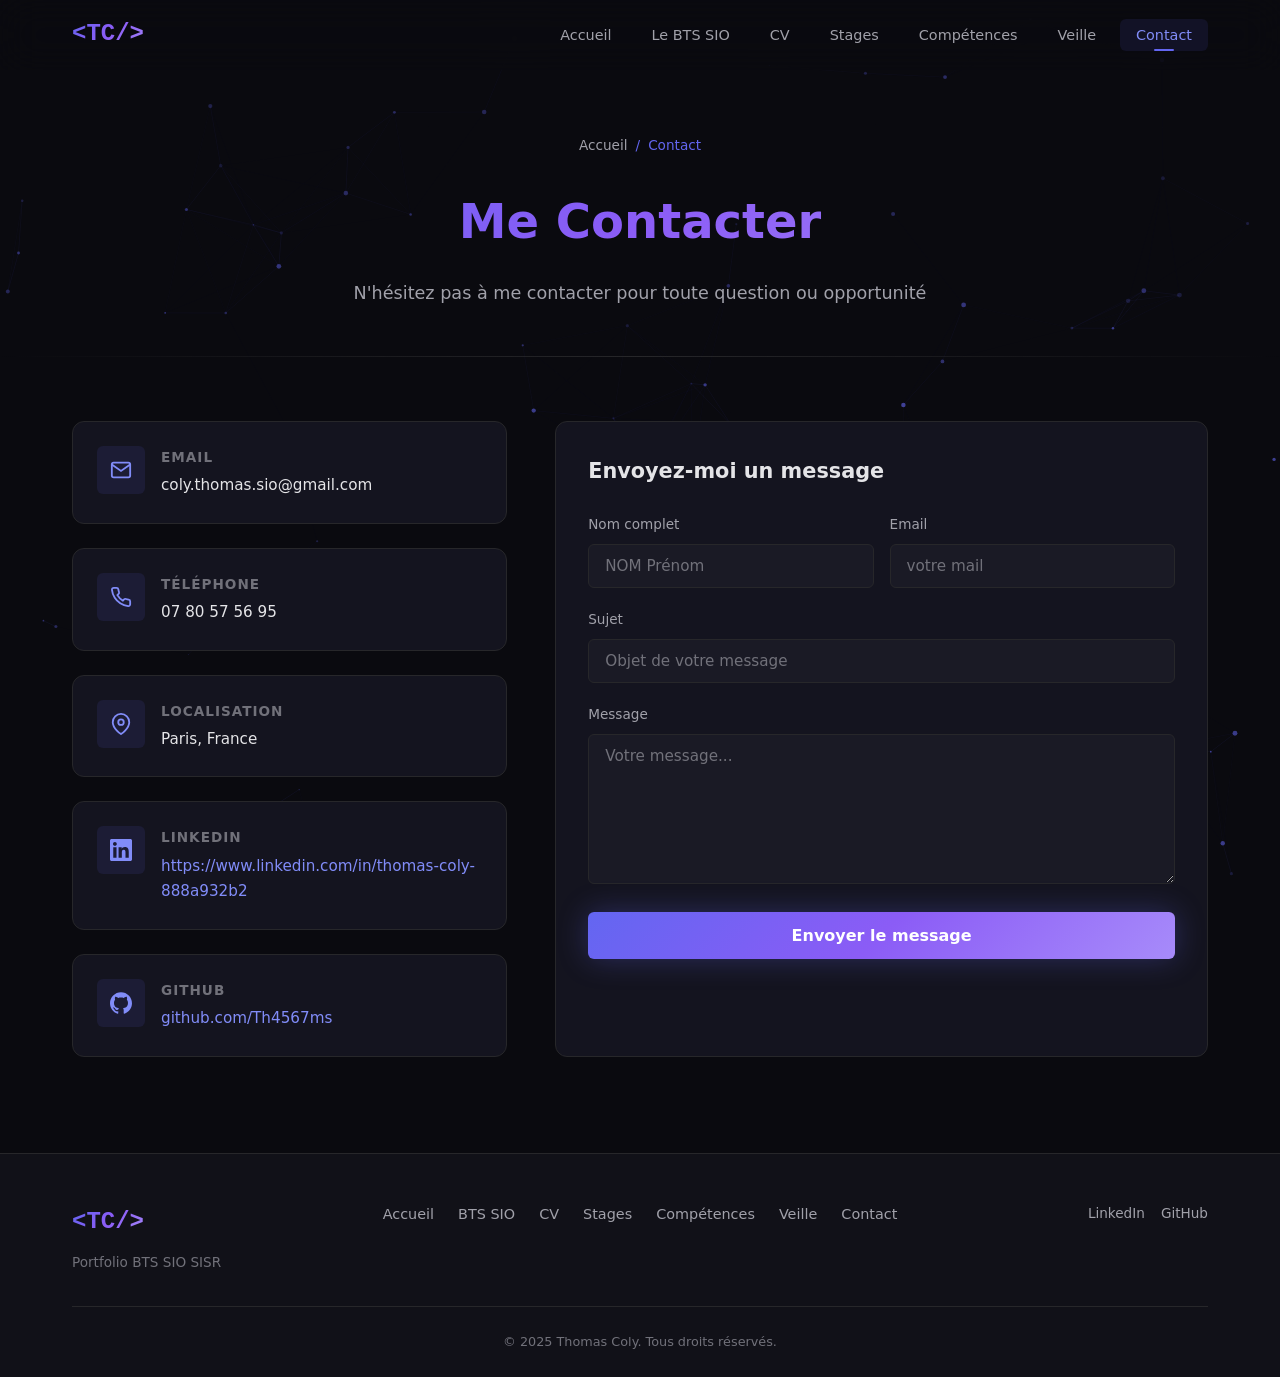
<file: contact.html>
<!DOCTYPE html>
<html lang="fr">
<head>
    <meta charset="UTF-8">
    <meta name="viewport" content="width=device-width, initial-scale=1.0">
    <!-- TODO: Remplacer le titre par ton nom -->
    <title>Contact - Thomas Coly</title>
    <link rel="stylesheet" href="css/style.css">
</head>
<body>
    <canvas id="particles-canvas"></canvas>

    <!-- Navigation -->
    <nav class="navbar" id="navbar">
        <div class="nav-container">
            <a href="index.html" class="nav-logo">
                <span class="logo-text">&lt;TC/&gt;</span>
            </a>
            <ul class="nav-links" id="nav-links">
                <li><a href="index.html" class="nav-link">Accueil</a></li>
                <li><a href="bts.html" class="nav-link">Le BTS SIO</a></li>
                <li><a href="cv.html" class="nav-link">CV</a></li>
                <li><a href="stages.html" class="nav-link">Stages</a></li>
                <li><a href="competences.html" class="nav-link">Compétences</a></li>
                <li><a href="veille.html" class="nav-link">Veille</a></li>
                <li><a href="contact.html" class="nav-link active">Contact</a></li>
            </ul>
            <button class="nav-toggle" id="nav-toggle" aria-label="Menu">
                <span class="hamburger"></span>
            </button>
        </div>
    </nav>

    <!-- Header -->
    <header class="page-header">
        <div class="container">
            <div class="breadcrumb">
                <a href="index.html">Accueil</a>
                <span>/</span>
                <span>Contact</span>
            </div>
            <h1>Me Contacter</h1>
            <p>N'hésitez pas à me contacter pour toute question ou opportunité</p>
        </div>
    </header>

    <!-- Contenu -->
    <section class="page-content">
        <div class="container">
            <div class="contact-grid">
                <!-- Informations de contact -->
                <div class="contact-info">
                    <div class="contact-item">
                        <div class="contact-icon">
                            <svg width="22" height="22" viewBox="0 0 24 24" fill="none" stroke="currentColor" stroke-width="2">
                                <path d="M4 4h16c1.1 0 2 .9 2 2v12c0 1.1-.9 2-2 2H4c-1.1 0-2-.9-2-2V6c0-1.1.9-2 2-2z"/>
                                <polyline points="22,6 12,13 2,6"/>
                            </svg>
                        </div>
                        <div>
                            <h4>Email</h4>
                            <!-- TODO: Remplacer par ton vrai email -->
                            <p>coly.thomas.sio@gmail.com</p>
                                
                        </div>
                    </div>

                    <div class="contact-item">
                        <div class="contact-icon">
                            <svg width="22" height="22" viewBox="0 0 24 24" fill="none" stroke="currentColor" stroke-width="2">
                                <path d="M22 16.92v3a2 2 0 0 1-2.18 2 19.79 19.79 0 0 1-8.63-3.07 19.5 19.5 0 0 1-6-6 19.79 19.79 0 0 1-3.07-8.67A2 2 0 0 1 4.11 2h3a2 2 0 0 1 2 1.72 12.84 12.84 0 0 0 .7 2.81 2 2 0 0 1-.45 2.11L8.09 9.91a16 16 0 0 0 6 6l1.27-1.27a2 2 0 0 1 2.11-.45 12.84 12.84 0 0 0 2.81.7A2 2 0 0 1 22 16.92z"/>
                            </svg>
                        </div>
                        <div>
                            <h4>Téléphone</h4>
                            <!-- TODO: Remplacer par ton vrai numéro -->
                            <p>07 80 57 56 95</p>
                        </div>
                    </div>

                    <div class="contact-item">
                        <div class="contact-icon">
                            <svg width="22" height="22" viewBox="0 0 24 24" fill="none" stroke="currentColor" stroke-width="2">
                                <path d="M21 10c0 7-9 13-9 13s-9-6-9-13a9 9 0 0 1 18 0z"/>
                                <circle cx="12" cy="10" r="3"/>
                            </svg>
                        </div>
                        <div>
                            <h4>Localisation</h4>
                            <!-- TODO: Remplacer par ta ville -->
                            <p>Paris, France</p>
                        </div>
                    </div>

                    <div class="contact-item">
                        <div class="contact-icon">
                            <svg width="22" height="22" viewBox="0 0 24 24" fill="currentColor">
                                <path d="M20.447 20.452h-3.554v-5.569c0-1.328-.027-3.037-1.852-3.037-1.853 0-2.136 1.445-2.136 2.939v5.667H9.351V9h3.414v1.561h.046c.477-.9 1.637-1.85 3.37-1.85 3.601 0 4.267 2.37 4.267 5.455v6.286zM5.337 7.433c-1.144 0-2.063-.926-2.063-2.065 0-1.138.92-2.063 2.063-2.063 1.14 0 2.064.925 2.064 2.063 0 1.139-.925 2.065-2.064 2.065zm1.782 13.019H3.555V9h3.564v11.452zM22.225 0H1.771C.792 0 0 .774 0 1.729v20.542C0 23.227.792 24 1.771 24h20.451C23.2 24 24 23.227 24 22.271V1.729C24 .774 23.2 0 22.222 0h.003z"/>
                            </svg>
                        </div>
                        <div>
                            <h4>LinkedIn</h4>
                            <!-- TODO: Remplacer par ton vrai profil LinkedIn -->
                            <p><a href="#" style="color: var(--accent-secondary);" target="_blank">https://www.linkedin.com/in/thomas-coly-888a932b2</a></p>
                        </div>
                    </div>

                    <div class="contact-item">
                        <div class="contact-icon">
                            <svg width="22" height="22" viewBox="0 0 24 24" fill="currentColor">
                                <path d="M12 .297c-6.63 0-12 5.373-12 12 0 5.303 3.438 9.8 8.205 11.385.6.113.82-.258.82-.577 0-.285-.01-1.04-.015-2.04-3.338.724-4.042-1.61-4.042-1.61C4.422 18.07 3.633 17.7 3.633 17.7c-1.087-.744.084-.729.084-.729 1.205.084 1.838 1.236 1.838 1.236 1.07 1.835 2.809 1.305 3.495.998.108-.776.417-1.305.76-1.605-2.665-.3-5.466-1.332-5.466-5.93 0-1.31.465-2.38 1.235-3.22-.135-.303-.54-1.523.105-3.176 0 0 1.005-.322 3.3 1.23.96-.267 1.98-.399 3-.405 1.02.006 2.04.138 3 .405 2.28-1.552 3.285-1.23 3.285-1.23.645 1.653.24 2.873.12 3.176.765.84 1.23 1.91 1.23 3.22 0 4.61-2.805 5.625-5.475 5.92.42.36.81 1.096.81 2.22 0 1.606-.015 2.896-.015 3.286 0 .315.21.69.825.57C20.565 22.092 24 17.592 24 12.297c0-6.627-5.373-12-12-12"/>
                            </svg>
                        </div>
                        <div>
                            <h4>GitHub</h4>
                            <!-- TODO: Remplacer par ton vrai profil GitHub -->
                            <p><a href="https://github.com/Th4567ms" style="color: var(--accent-secondary);" target="_blank">github.com/Th4567ms</a></p>
                        </div>
                    </div>
                </div>

                <!-- Formulaire de contact -->
                <div class="contact-form">
                    <h3>Envoyez-moi un message</h3>
                    <!-- TODO: Connecter le formulaire à un backend (Formspree, EmailJS, Netlify Forms, etc.) -->
                   <form id="contact-form" action="https://formspree.io/f/xzdkbyee" method="POST">
    <div class="form-row">
        <div class="form-group">
            <label for="name">Nom complet</label>
            <input type="text" id="name" name="name" placeholder="NOM Prénom" required>
        </div>
        <div class="form-group">
            <label for="email">Email</label>
            <input type="email" id="email" name="email" placeholder="votre mail" required>
        </div>
    </div>
    <div class="form-group">
        <label for="subject">Sujet</label>
        <input type="text" id="subject" name="subject" placeholder="Objet de votre message" required>
    </div>
    <div class="form-group">
        <label for="message">Message</label>
        <textarea id="message" name="message" placeholder="Votre message..." required></textarea>
    </div>
    <button type="submit" class="form-submit">Envoyer le message</button>
</form>
                       
                    </form>
                </div>
            </div>
        </div>
    </section>

    <!-- Footer -->
    <footer class="footer">
        <div class="container">
            <div class="footer-content">
                <div class="footer-logo">
                    <span class="logo-text">&lt;TC/&gt;</span>
                    <p>Portfolio BTS SIO SISR</p>
                </div>
                <div class="footer-links">
                    <a href="index.html">Accueil</a>
                    <a href="bts.html">BTS SIO</a>
                    <a href="cv.html">CV</a>
                    <a href="stages.html">Stages</a>
                    <a href="competences.html">Compétences</a>
                    <a href="veille.html">Veille</a>
                    <a href="contact.html">Contact</a>
                </div>
                <div class="footer-social">
                    <a href="#" target="_blank">LinkedIn</a>
                    <a href="#" target="_blank">GitHub</a>
                </div>
            </div>
            <div class="footer-bottom">
                <p>&copy; 2025 Thomas Coly. Tous droits réservés.</p>
            </div>
        </div>
    </footer>

    <script src="js/script.js"></script>
</body>
</html>
</file>
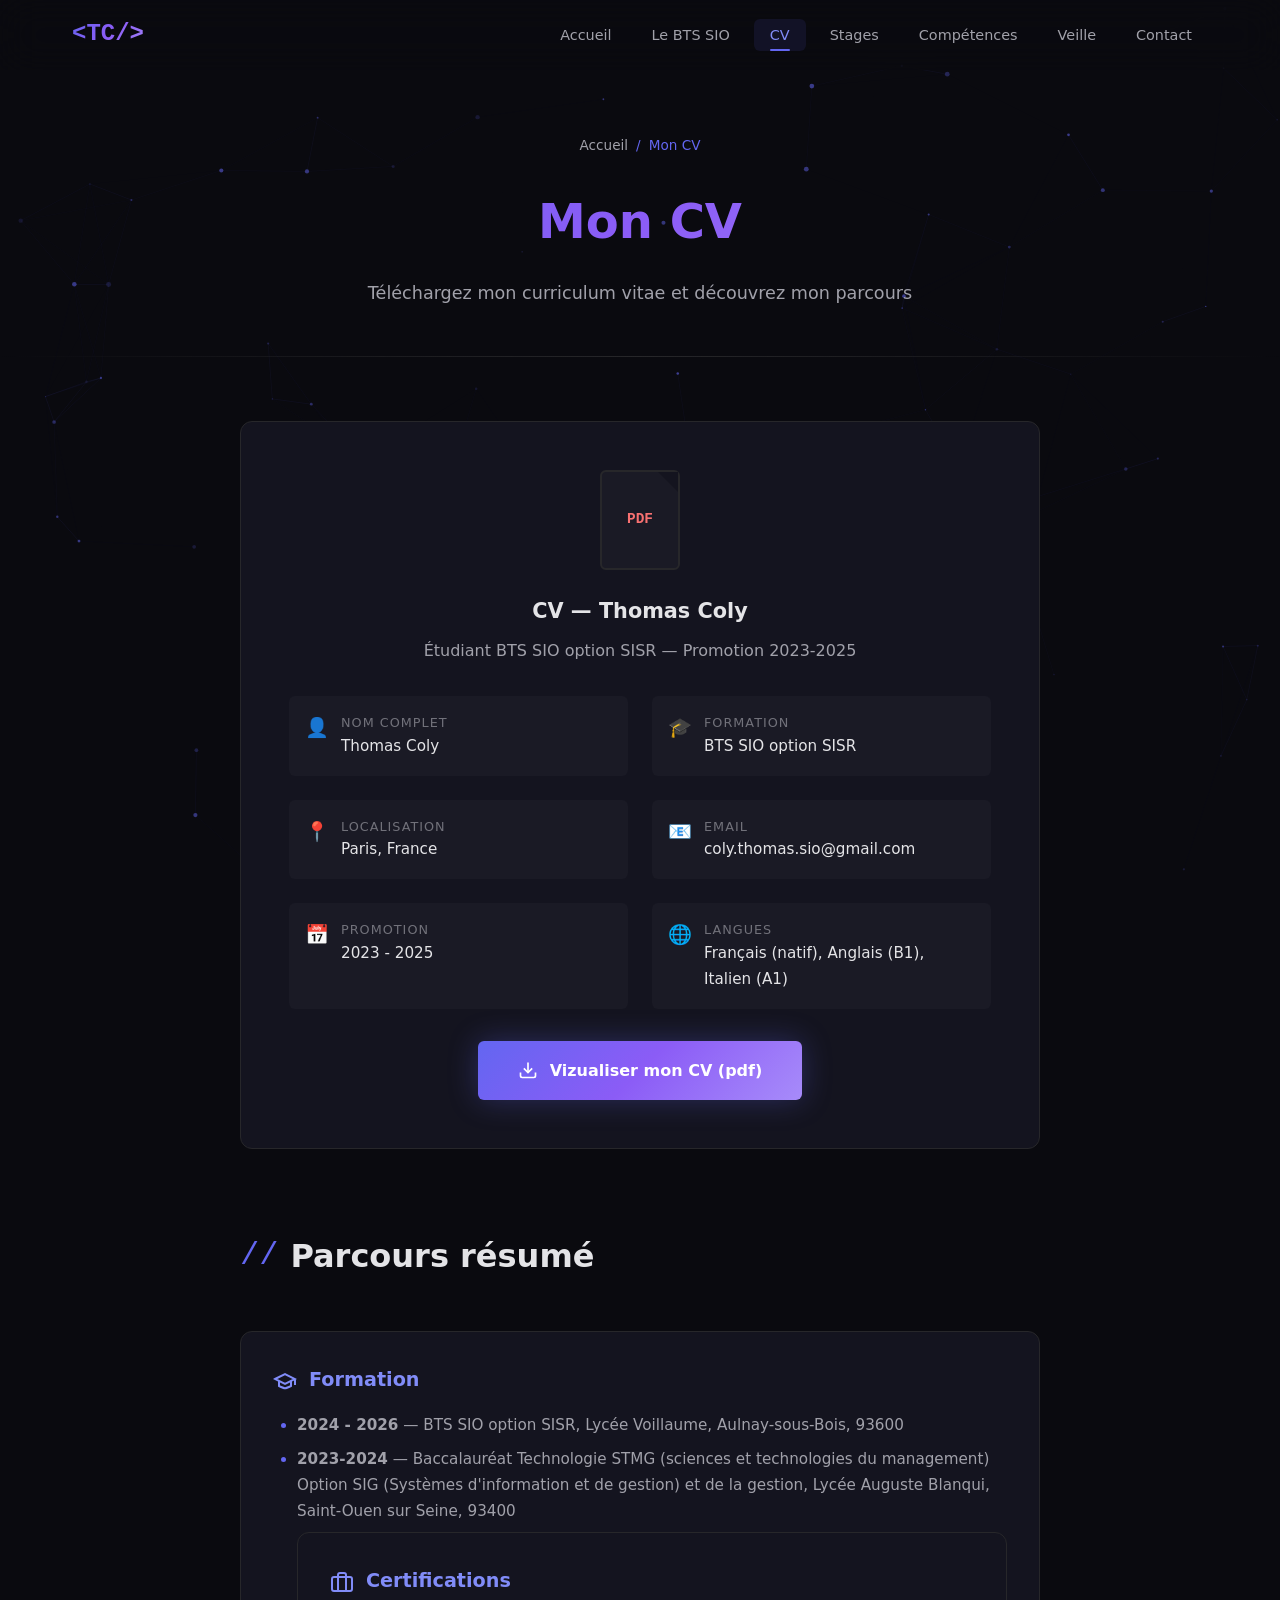
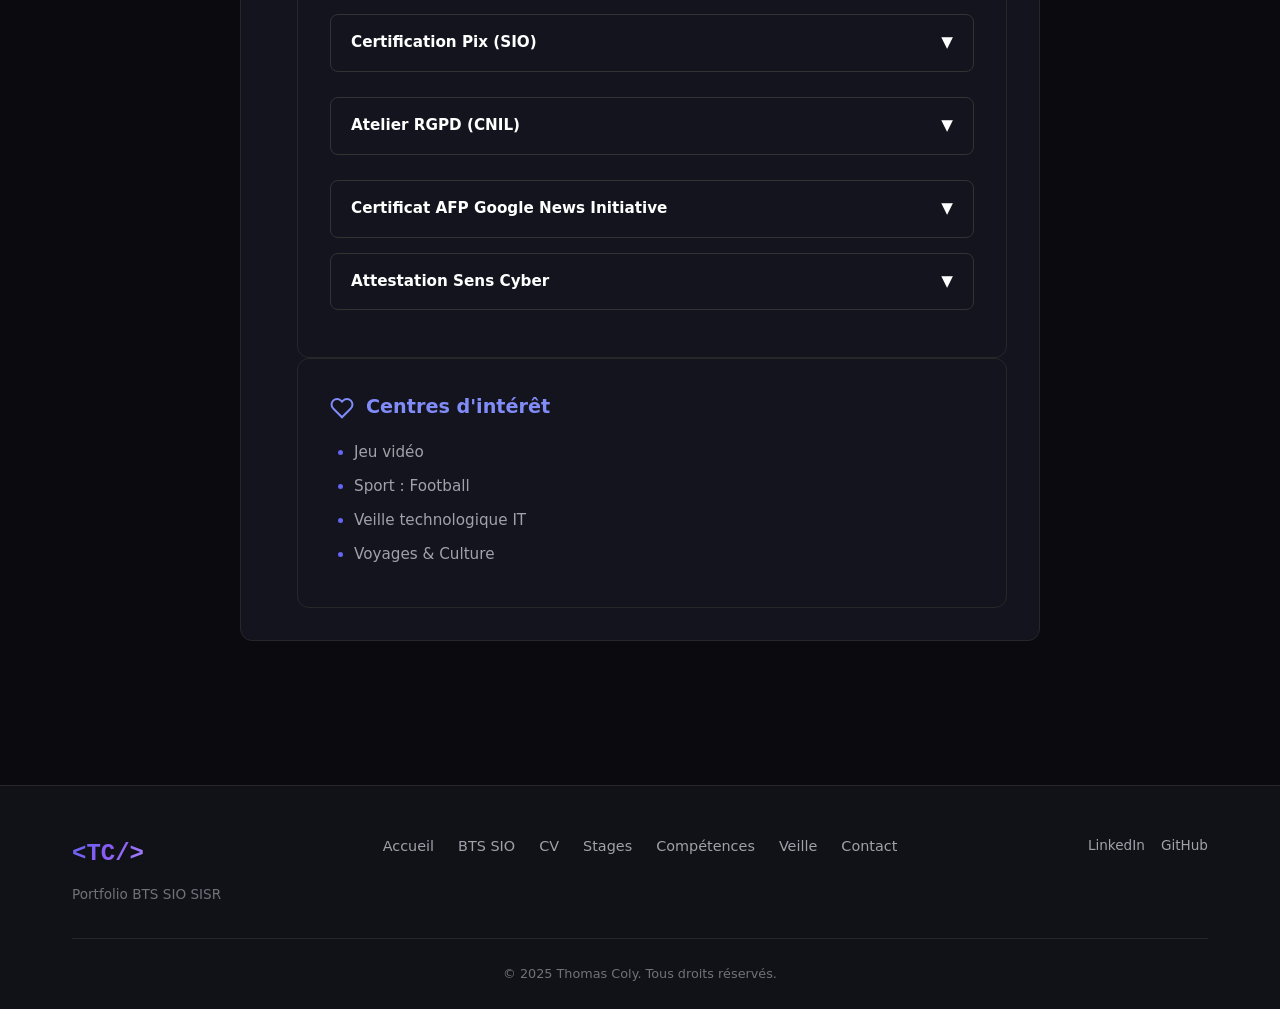
<file: cv.html>
<!DOCTYPE html>
<html lang="fr">

<head>
    <meta charset="UTF-8">
    <meta name="viewport" content="width=device-width, initial-scale=1.0">
    <!-- TODO: Remplacer le titre par ton nom -->
    <title>Mon CV - Thomas Coly</title>
    <link rel="stylesheet" href="css/style.css">
</head>

<body>
    <canvas id="particles-canvas"></canvas>

    <!-- Navigation -->
    <nav class="navbar" id="navbar">
        <div class="nav-container">
            <a href="index.html" class="nav-logo">
                <span class="logo-text">&lt;TC/&gt;</span>
            </a>
            <ul class="nav-links" id="nav-links">
                <li><a href="index.html" class="nav-link">Accueil</a></li>
                <li><a href="bts.html" class="nav-link">Le BTS SIO</a></li>
                <li><a href="cv.html" class="nav-link active">CV</a></li>
                <li><a href="stages.html" class="nav-link">Stages</a></li>
                <li><a href="competences.html" class="nav-link">Compétences</a></li>
                <li><a href="veille.html" class="nav-link">Veille</a></li>
                <li><a href="contact.html" class="nav-link">Contact</a></li>
            </ul>
            <button class="nav-toggle" id="nav-toggle" aria-label="Menu">
                <span class="hamburger"></span>
            </button>
        </div>
    </nav>

    <!-- Header -->
  <header class="page-header">
        <div class="container">
            <div class="breadcrumb">
                <a href="index.html">Accueil</a>
                <span>/</span>
                <span>Mon CV</span>
            </div>
            <h1>Mon CV</h1>
            <p>Téléchargez mon curriculum vitae et découvrez mon parcours</p>
        </div>
    </header>

    <!-- Contenu -->
    <section class="page-content">
        <div class="container">
            <div class="cv-container">
                <div class="cv-preview">
                    <div class="cv-icon"></div>
                    <!-- TODO: Remplacer par ton nom -->
                    <h3>CV — Thomas Coly</h3>
                    <p>Étudiant BTS SIO option SISR — Promotion 2023-2025</p>

                    <div class="cv-info">
                        <div class="cv-info-item">
                            <span class="info-icon">&#128100;</span>
                            <div>
                                <div class="info-label">Nom complet</div>
                                <!-- TODO: Remplacer par ton nom -->
                                <div class="info-value">Thomas Coly</div>
                            </div>
                        </div>
                        <div class="cv-info-item">
                            <span class="info-icon">&#127891;</span>
                            <div>
                                <div class="info-label">Formation</div>
                                <div class="info-value">BTS SIO option SISR</div>
                            </div>
                        </div>
                        <div class="cv-info-item">
                            <span class="info-icon">&#128205;</span>
                            <div>
                                <div class="info-label">Localisation</div>
                                <!-- TODO: Remplacer par ta ville -->
                                <div class="info-value">Paris, France</div>
                            </div>
                        </div>
                        <div class="cv-info-item">
                            <span class="info-icon">&#128231;</span>
                            <div>
                                <div class="info-label">Email</div>
                                <!-- TODO: Remplacer par ton email -->
                                <div class="info-value">coly.thomas.sio@gmail.com</div>
                            </div>
                        </div>
                        <div class="cv-info-item">
                            <span class="info-icon">&#128197;</span>
                            <div>
                                <div class="info-label">Promotion</div>
                                <!-- TODO: Remplacer par ta promotion -->
                                <div class="info-value">2023 - 2025</div>
                            </div>
                        </div>
                        <div class="cv-info-item">
                            <span class="info-icon">&#127760;</span>
                            <div>
                                <div class="info-label">Langues</div>
                                <!-- TODO: Remplacer par tes langues -->
                                <div class="info-value">Français (natif), Anglais (B1), Italien (A1) </div>
                            </div>
                        </div>
                    </div>

                    <!-- TODO: Remplacer le href par le chemin vers ton vrai CV PDF dans le dossier assets/ -->
                    <a href="assets/Cv-TH.pdf" class="cv-download-btn" download>
                        <svg viewBox="0 0 24 24" fill="none" stroke="currentColor" stroke-width="2">
                            <path d="M21 15v4a2 2 0 0 1-2 2H5a2 2 0 0 1-2-2v-4" />
                            <polyline points="7 10 12 15 17 10" />
                            <line x1="12" y1="15" x2="12" y2="3" />
                        </svg>
                        Vizualiser mon CV (pdf)
                    </a>
                </div>

                <!-- Résumé du parcours -->
                <div style="width: 100%; max-width: 800px; margin-top: 3rem;">
                    <h2 class="section-title">
                        <span class="title-decoration">//</span> Parcours résumé
                    </h2>
                    <div class="info-grid" style="grid-template-columns: 1fr;">
                        <div class="info-card">
                            <h3>
                                <svg width="24" height="24" viewBox="0 0 24 24" fill="none" stroke="currentColor"
                                    stroke-width="2">
                                    <path d="M22 10v6M2 10l10-5 10 5-10 5z" />
                                    <path d="M6 12v5c6 3 6 3 12 0v-5" />
                                </svg>
                                Formation
                            </h3>
                            <ul>
                                <!-- TODO: Remplacer par tes vraies formations -->
                                <li><strong>2024 - 2026</strong> — BTS SIO option SISR, Lycée Voillaume, Aulnay-sous-Bois, 93600</li>
                                <li><strong>2023-2024</strong> — Baccalauréat Technologie STMG (sciences
et technologies du management) Option SIG (Systèmes d'information et de gestion)
et de la gestion, Lycée Auguste Blanqui, Saint-Ouen sur Seine, 93400
</li>
                          <div class="info-card">
    <h3>
        <svg width="24" height="24" viewBox="0 0 24 24" fill="none" stroke="currentColor" stroke-width="2">
            <rect x="2" y="7" width="20" height="14" rx="2" ry="2" />
            <path d="M16 21V5a2 2 0 0 0-2-2h-4a2 2 0 0 0-2 2v16" />
        </svg>
        Certifications
    </h3>

    <div class="certifications-list" style="display: flex; flex-direction: column; gap: 10px;">

        <div class="certif-item" onclick="this.classList.toggle('active')">
            <div class="certif-header">
                <span>Certification Pix (SIO)</span>
                <span class="chevron">▼</span>
            </div>
            <div class="certif-details">
                <div class="certif-content">
                    <p style="color: #aaa; margin-bottom: 15px;">Niveau 5 — Certification de l'autonomie sur les outils numériques, la protection des données personnelles et la prévention des risques liés à la cybersécurité.</p>
                    <div style="display: flex; flex-direction: column; gap: 8px;">
                        <a href="assets/certification-pix-SIO.pdf" target="_blank" style="color: #007bff; text-decoration: none;">📄 Voir Certificat SIO</a>
                    </div>
                </div>
            </div>
        </div>

        <div class="certif-item" onclick="this.classList.toggle('active')">
            <div class="certif-header">
                <span>Atelier RGPD (CNIL)</span>
                <span class="chevron">▼</span>
            </div>
            <div class="certif-details">
                <div class="certif-content">
                    <p style="color: #aaa; margin-bottom: 15px;">Maîtrise des principes fondamentaux du RGPD : protection de la vie privée et sécurisation des données.</p>
                    <a href="assets/Certificat RGP.pdf" target="_blank" style="color: #007bff; text-decoration: none;">📄 Voir Certificat RGPD</a>
                </div>
            </div>
        </div>

        <div class="certif-item" onclick="this.classList.toggle('active')">
            <div class="certif-header">
                <span>Certificat AFP Google News Initiative</span>
                <span class="chevron">▼</span>
            </div>
            <div class="certif-details">
                <div class="certif-content">
                    <p style="color: #aaa; margin-bottom: 15px;">Formation aux techniques d'investigation numérique : vérification des sources et lutte contre la désinformation.</p>
                    <a href="assets/Certificat AFP Google News Initiative.png" target="_blank" style="color: #007bff; text-decoration: none;">📄 Voir Certificat AFP</a>
                </div>
            </div>
        </div>
        </div>
        <div class="certif-item" onclick="this.classList.toggle('active')">
    <div class="certif-header" style="display: flex; justify-content: space-between; align-items: center; width: 100%;">
        <span>Attestation Sens Cyber</span>
        <span class="chevron">▼</span>
    </div>
    <div class="certif-details">
        <div class="certif-content">
            <p style="color: #aaa; margin-bottom: 15px;">
                Maîtrise des fondamentaux de la sécurité numérique : protection de l'environnement de travail, sécurisation des données personnelles et détection proactive des cybermenaces.
            </p>
            <a href="assets/Attestation Sens Cyber.pdf"target="_blank" style="color: #007bff; text-decoration: none;">📄 Voir l'attestation</a>
        </div>
    </div>
</div>
       



    
            
        
    
                        </div>
                        <div class="info-card">
                            <h3>
                                <svg width="24" height="24" viewBox="0 0 24 24" fill="none" stroke="currentColor"
                                    stroke-width="2">
                                    <path
                                        d="M20.84 4.61a5.5 5.5 0 0 0-7.78 0L12 5.67l-1.06-1.06a5.5 5.5 0 0 0-7.78 7.78l1.06 1.06L12 21.23l7.78-7.78 1.06-1.06a5.5 5.5 0 0 0 0-7.78z" />
                                </svg>
                                Centres d'intérêt
                            </h3>
                            <ul>
                                <!-- TODO: Remplacer par tes vrais centres d'intérêt -->
                                <li>Jeu vidéo</li>
                                <li>Sport : Football</li>
                                <li>Veille technologique IT</li>
                                <li>Voyages & Culture</li>
                            </ul>
                        </div>
                    </div>
                </div>
            </div>
        </div>
    </section>

    <!-- Footer -->
    <footer class="footer">
        <div class="container">
            <div class="footer-content">
                <div class="footer-logo">
                    <span class="logo-text">&lt;TC/&gt;</span>
                    <p>Portfolio BTS SIO SISR</p>
                </div>
                <div class="footer-links">
                    <a href="index.html">Accueil</a>
                    <a href="bts.html">BTS SIO</a>
                    <a href="cv.html">CV</a>
                    <a href="stages.html">Stages</a>
                    <a href="competences.html">Compétences</a>
                    <a href="veille.html">Veille</a>
                    <a href="contact.html">Contact</a>
                </div>
                <div class="footer-social">
                    <a href="#" target="_blank">LinkedIn</a>
                    <a href="#" target="_blank">GitHub</a>
                </div>
            </div>
            <div class="footer-bottom">
                <p>&copy; 2025 Thomas Coly. Tous droits réservés.</p>
            </div>
        </div>
    </footer>

    <script src="js/script.js"></script>
</body>

</html>
</file>
<file: css/style.css>
/* ===================================
   VARIABLES & RESET
   =================================== */
:root {
    --bg-primary: #0a0a0f;
    --bg-secondary: #111118;
    --bg-tertiary: #1a1a25;
    --bg-card: #14141f;
    --bg-card-hover: #1c1c2e;

    --text-primary: #e4e4e7;
    --text-secondary: #a1a1aa;
    --text-muted: #71717a;

    --accent-primary: #6366f1;
    --accent-secondary: #818cf8;
    --accent-glow: rgba(99, 102, 241, 0.3);
    --accent-gradient: linear-gradient(135deg, #6366f1, #8b5cf6, #a78bfa);

    --cyan: #22d3ee;
    --green: #34d399;
    --orange: #fb923c;
    --red: #f87171;
    --pink: #f472b6;

    --border-color: #27272a;
    --border-glow: rgba(99, 102, 241, 0.2);

    --radius-sm: 6px;
    --radius-md: 12px;
    --radius-lg: 20px;

    --shadow-sm: 0 2px 8px rgba(0, 0, 0, 0.3);
    --shadow-md: 0 4px 20px rgba(0, 0, 0, 0.4);
    --shadow-lg: 0 8px 40px rgba(0, 0, 0, 0.5);
    --shadow-glow: 0 0 30px var(--accent-glow);

    --font-main: 'Segoe UI', system-ui, -apple-system, sans-serif;
    --font-mono: 'Cascadia Code', 'Fira Code', 'JetBrains Mono', monospace;

    --nav-height: 70px;
    --container-width: 1200px;

    --transition-fast: 0.2s ease;
    --transition-normal: 0.3s ease;
    --transition-slow: 0.5s ease;
}

*,
*::before,
*::after {
    margin: 0;
    padding: 0;
    box-sizing: border-box;
}

html {
    scroll-behavior: smooth;
    font-size: 16px;
}

body {
    font-family: var(--font-main);
    background-color: var(--bg-primary);
    color: var(--text-primary);
    line-height: 1.7;
    overflow-x: hidden;
    position: relative;
}

a {
    text-decoration: none;
    color: inherit;
    transition: color var(--transition-fast);
}

img {
    max-width: 100%;
    display: block;
}

ul {
    list-style: none;
}

.container {
    max-width: var(--container-width);
    margin: 0 auto;
    padding: 0 2rem;
}

/* ===================================
   PARTICULES CANVAS
   =================================== */
#particles-canvas {
    position: fixed;
    top: 0;
    left: 0;
    width: 100%;
    height: 100%;
    z-index: 0;
    pointer-events: none;
}

/* ===================================
   NAVBAR
   =================================== */
.navbar {
    position: fixed;
    top: 0;
    left: 0;
    width: 100%;
    height: var(--nav-height);
    z-index: 1000;
    background: rgba(10, 10, 15, 0.8);
    backdrop-filter: blur(20px);
    -webkit-backdrop-filter: blur(20px);
    border-bottom: 1px solid transparent;
    transition: all var(--transition-normal);
}

.navbar.scrolled {
    border-bottom-color: var(--border-color);
    background: rgba(10, 10, 15, 0.95);
}

.nav-container {
    max-width: var(--container-width);
    margin: 0 auto;
    padding: 0 2rem;
    height: 100%;
    display: flex;
    align-items: center;
    justify-content: space-between;
}

.nav-logo {
    display: flex;
    align-items: center;
    gap: 0.5rem;
}

.logo-text {
    font-family: var(--font-mono);
    font-size: 1.5rem;
    font-weight: 700;
    background: var(--accent-gradient);
    -webkit-background-clip: text;
    -webkit-text-fill-color: transparent;
    background-clip: text;
}

.nav-links {
    display: flex;
    align-items: center;
    gap: 0.5rem;
}

.nav-link {
    padding: 0.5rem 1rem;
    border-radius: var(--radius-sm);
    font-size: 0.9rem;
    font-weight: 500;
    color: var(--text-secondary);
    transition: all var(--transition-fast);
    position: relative;
}

.nav-link:hover {
    color: var(--text-primary);
    background: var(--bg-tertiary);
}

.nav-link.active {
    color: var(--accent-secondary);
    background: rgba(99, 102, 241, 0.1);
}

.nav-link.active::after {
    content: '';
    position: absolute;
    bottom: 0;
    left: 50%;
    transform: translateX(-50%);
    width: 20px;
    height: 2px;
    background: var(--accent-primary);
    border-radius: 2px;
}

/* Hamburger */
.nav-toggle {
    display: none;
    background: none;
    border: none;
    cursor: pointer;
    padding: 0.5rem;
    z-index: 1001;
}

.hamburger {
    display: block;
    width: 24px;
    height: 2px;
    background: var(--text-primary);
    position: relative;
    transition: all var(--transition-fast);
}

.hamburger::before,
.hamburger::after {
    content: '';
    position: absolute;
    width: 24px;
    height: 2px;
    background: var(--text-primary);
    transition: all var(--transition-fast);
}

.hamburger::before {
    top: -7px;
}

.hamburger::after {
    top: 7px;
}

.nav-toggle.active .hamburger {
    background: transparent;
}

.nav-toggle.active .hamburger::before {
    top: 0;
    transform: rotate(45deg);
}

.nav-toggle.active .hamburger::after {
    top: 0;
    transform: rotate(-45deg);
}

/* ===================================
   HERO SECTION
   =================================== */
.hero {
    min-height: 100vh;
    display: flex;
    align-items: center;
    justify-content: center;
    padding: calc(var(--nav-height) + 2rem) 2rem 2rem;
    position: relative;
    z-index: 1;
}

.hero-content {
    max-width: var(--container-width);
    width: 100%;
    display: grid;
    grid-template-columns: 1fr 1fr;
    gap: 4rem;
    align-items: center;
}

.hero-greeting {
    font-family: var(--font-mono);
    font-size: 1rem;
    color: var(--accent-secondary);
    margin-bottom: 0.5rem;
    opacity: 0;
    animation: fadeInUp 0.6s ease forwards;
    animation-delay: 0.2s;
}

.hero-name {
    font-size: clamp(2.5rem, 5vw, 4rem);
    font-weight: 800;
    line-height: 1.1;
    margin-bottom: 1rem;
    opacity: 0;
    animation: fadeInUp 0.6s ease forwards;
    animation-delay: 0.4s;
}

/* Glitch effect */
.glitch {
    position: relative;
    background: var(--accent-gradient);
    -webkit-background-clip: text;
    -webkit-text-fill-color: transparent;
    background-clip: text;
}

.glitch::before,
.glitch::after {
    content: attr(data-text);
    position: absolute;
    top: 0;
    left: 0;
    background: var(--accent-gradient);
    -webkit-background-clip: text;
    -webkit-text-fill-color: transparent;
    background-clip: text;
    opacity: 0;
}

.glitch:hover::before {
    animation: glitch1 0.3s infinite;
    opacity: 0.8;
}

.glitch:hover::after {
    animation: glitch2 0.3s infinite;
    opacity: 0.8;
}

@keyframes glitch1 {
    0% { clip-path: inset(20% 0 60% 0); transform: translateX(-3px); }
    20% { clip-path: inset(60% 0 10% 0); transform: translateX(3px); }
    40% { clip-path: inset(40% 0 40% 0); transform: translateX(-2px); }
    60% { clip-path: inset(80% 0 5% 0); transform: translateX(2px); }
    80% { clip-path: inset(10% 0 70% 0); transform: translateX(-1px); }
    100% { clip-path: inset(50% 0 30% 0); transform: translateX(1px); }
}

@keyframes glitch2 {
    0% { clip-path: inset(60% 0 20% 0); transform: translateX(3px); }
    20% { clip-path: inset(10% 0 60% 0); transform: translateX(-3px); }
    40% { clip-path: inset(50% 0 30% 0); transform: translateX(2px); }
    60% { clip-path: inset(30% 0 50% 0); transform: translateX(-2px); }
    80% { clip-path: inset(70% 0 10% 0); transform: translateX(1px); }
    100% { clip-path: inset(20% 0 60% 0); transform: translateX(-1px); }
}

.typing-wrapper {
    display: flex;
    align-items: center;
    gap: 2px;
    margin-bottom: 1.5rem;
    min-height: 2rem;
    opacity: 0;
    animation: fadeInUp 0.6s ease forwards;
    animation-delay: 0.6s;
}

.hero-title {
    font-family: var(--font-mono);
    font-size: 1.1rem;
    color: var(--cyan);
}

.cursor {
    font-family: var(--font-mono);
    color: var(--cyan);
    animation: blink 1s infinite;
    font-weight: 100;
}

@keyframes blink {
    0%, 50% { opacity: 1; }
    51%, 100% { opacity: 0; }
}

.hero-description {
    font-size: 1.05rem;
    color: var(--text-secondary);
    max-width: 500px;
    margin-bottom: 2rem;
    opacity: 0;
    animation: fadeInUp 0.6s ease forwards;
    animation-delay: 0.8s;
}

.hero-buttons {
    display: flex;
    gap: 1rem;
    margin-bottom: 2rem;
    opacity: 0;
    animation: fadeInUp 0.6s ease forwards;
    animation-delay: 1s;
}

.hero-social {
    display: flex;
    gap: 1rem;
    opacity: 0;
    animation: fadeInUp 0.6s ease forwards;
    animation-delay: 1.2s;
}

.social-link {
    display: flex;
    align-items: center;
    justify-content: center;
    width: 42px;
    height: 42px;
    border-radius: var(--radius-sm);
    border: 1px solid var(--border-color);
    color: var(--text-secondary);
    transition: all var(--transition-fast);
}

.social-link:hover {
    color: var(--accent-secondary);
    border-color: var(--accent-primary);
    background: rgba(99, 102, 241, 0.1);
    transform: translateY(-2px);
}

/* ===================================
   BUTTONS
   =================================== */
.btn {
    display: inline-flex;
    align-items: center;
    gap: 0.5rem;
    padding: 0.75rem 1.75rem;
    border-radius: var(--radius-sm);
    font-size: 0.95rem;
    font-weight: 600;
    cursor: pointer;
    transition: all var(--transition-normal);
    border: none;
    font-family: var(--font-main);
    position: relative;
    overflow: hidden;
}

.btn-primary {
    background: var(--accent-gradient);
    color: white;
    box-shadow: var(--shadow-glow);
}

.btn-primary:hover {
    transform: translateY(-2px);
    box-shadow: 0 0 40px var(--accent-glow), var(--shadow-md);
}

.btn-outline {
    background: transparent;
    color: var(--text-primary);
    border: 1px solid var(--border-color);
}

.btn-outline:hover {
    border-color: var(--accent-primary);
    background: rgba(99, 102, 241, 0.1);
    transform: translateY(-2px);
}

.btn-icon {
    font-size: 1.1rem;
}

/* ===================================
   TERMINAL
   =================================== */
.hero-visual {
    opacity: 0;
    animation: fadeInUp 0.6s ease forwards;
    animation-delay: 0.6s;
}

.terminal-window {
    background: var(--bg-secondary);
    border: 1px solid var(--border-color);
    border-radius: var(--radius-md);
    overflow: hidden;
    box-shadow: var(--shadow-lg);
    position: relative;
}

.terminal-window::before {
    content: '';
    position: absolute;
    inset: -1px;
    border-radius: var(--radius-md);
    padding: 1px;
    background: linear-gradient(135deg, var(--accent-primary), transparent, var(--accent-primary));
    -webkit-mask: linear-gradient(#fff 0 0) content-box, linear-gradient(#fff 0 0);
    mask: linear-gradient(#fff 0 0) content-box, linear-gradient(#fff 0 0);
    -webkit-mask-composite: xor;
    mask-composite: exclude;
    opacity: 0.4;
}

.terminal-header {
    display: flex;
    align-items: center;
    gap: 0.75rem;
    padding: 0.75rem 1rem;
    background: var(--bg-tertiary);
    border-bottom: 1px solid var(--border-color);
}

.terminal-dots {
    display: flex;
    gap: 6px;
}

.dot {
    width: 12px;
    height: 12px;
    border-radius: 50%;
}

.dot.red { background: #ff5f57; }
.dot.yellow { background: #febc2e; }
.dot.green { background: #28c840; }

.terminal-title {
    font-family: var(--font-mono);
    font-size: 0.8rem;
    color: var(--text-muted);
}

.terminal-body {
    padding: 1.25rem;
    font-family: var(--font-mono);
    font-size: 0.85rem;
    min-height: 220px;
}

.terminal-line {
    margin-bottom: 0.5rem;
    display: flex;
    gap: 0.5rem;
    align-items: center;
}

.terminal-line.output {
    color: var(--green);
    padding-left: 1.5rem;
}

.prompt {
    color: var(--accent-secondary);
    font-weight: 700;
}

.command {
    color: var(--text-primary);
}

.terminal-cursor {
    animation: blink 0.8s infinite;
}

/* ===================================
   SCROLL INDICATOR
   =================================== */
.scroll-indicator {
    position: absolute;
    bottom: 2rem;
    left: 50%;
    transform: translateX(-50%);
    display: flex;
    flex-direction: column;
    align-items: center;
    gap: 0.5rem;
    opacity: 0;
    animation: fadeInUp 0.6s ease forwards;
    animation-delay: 1.5s;
}

.scroll-indicator span {
    font-size: 0.75rem;
    color: var(--text-muted);
    text-transform: uppercase;
    letter-spacing: 2px;
}

.mouse {
    width: 24px;
    height: 38px;
    border: 2px solid var(--text-muted);
    border-radius: 12px;
    position: relative;
}

.wheel {
    width: 4px;
    height: 8px;
    background: var(--text-muted);
    border-radius: 2px;
    position: absolute;
    top: 6px;
    left: 50%;
    transform: translateX(-50%);
    animation: scrollWheel 2s infinite;
}

@keyframes scrollWheel {
    0% { opacity: 1; transform: translateX(-50%) translateY(0); }
    100% { opacity: 0; transform: translateX(-50%) translateY(12px); }
}

/* ===================================
   STATS
   =================================== */
.stats-section {
    padding: 4rem 0;
    position: relative;
    z-index: 1;
}

.stats-grid {
    display: grid;
    grid-template-columns: repeat(4, 1fr);
    gap: 1.5rem;
}

.stat-card {
    background: var(--bg-card);
    border: 1px solid var(--border-color);
    border-radius: var(--radius-md);
    padding: 2rem;
    text-align: center;
    transition: all var(--transition-normal);
    position: relative;
    overflow: hidden;
}

.stat-card::before {
    content: '';
    position: absolute;
    top: 0;
    left: 0;
    right: 0;
    height: 2px;
    background: var(--accent-gradient);
    opacity: 0;
    transition: opacity var(--transition-normal);
}

.stat-card:hover {
    transform: translateY(-4px);
    border-color: var(--border-glow);
    box-shadow: var(--shadow-glow);
}

.stat-card:hover::before {
    opacity: 1;
}

.stat-number {
    font-size: 2.5rem;
    font-weight: 800;
    background: var(--accent-gradient);
    -webkit-background-clip: text;
    -webkit-text-fill-color: transparent;
    background-clip: text;
    margin-bottom: 0.25rem;
}

.stat-label {
    font-size: 0.9rem;
    color: var(--text-secondary);
}

/* ===================================
   PREVIEW CARDS
   =================================== */
.preview-section {
    padding: 4rem 0 6rem;
    position: relative;
    z-index: 1;
}

.section-title {
    font-size: 2rem;
    font-weight: 700;
    margin-bottom: 3rem;
    display: flex;
    align-items: center;
    gap: 0.75rem;
}

.title-decoration {
    color: var(--accent-primary);
    font-family: var(--font-mono);
    font-weight: 400;
}

.preview-grid {
    display: grid;
    grid-template-columns: repeat(3, 1fr);
    gap: 1.5rem;
}

.preview-card {
    background: var(--bg-card);
    border: 1px solid var(--border-color);
    border-radius: var(--radius-md);
    padding: 2rem;
    transition: all var(--transition-normal);
    display: flex;
    flex-direction: column;
    gap: 1rem;
    position: relative;
    overflow: hidden;
    cursor: pointer;
}

.preview-card::after {
    content: '';
    position: absolute;
    inset: 0;
    background: linear-gradient(135deg, rgba(99, 102, 241, 0.05), transparent);
    opacity: 0;
    transition: opacity var(--transition-normal);
}

.preview-card:hover {
    transform: translateY(-6px);
    border-color: var(--border-glow);
    box-shadow: var(--shadow-glow);
}

.preview-card:hover::after {
    opacity: 1;
}

.preview-icon {
    color: var(--accent-secondary);
    width: 60px;
    height: 60px;
    display: flex;
    align-items: center;
    justify-content: center;
    background: rgba(99, 102, 241, 0.1);
    border-radius: var(--radius-sm);
}

.preview-card h3 {
    font-size: 1.2rem;
    font-weight: 600;
}

.preview-card p {
    color: var(--text-secondary);
    font-size: 0.95rem;
}

.preview-link {
    color: var(--accent-secondary);
    font-size: 0.9rem;
    font-weight: 500;
    margin-top: auto;
    transition: all var(--transition-fast);
}

.preview-card:hover .preview-link {
    transform: translateX(4px);
    display: inline-block;
}

/* ===================================
   PAGE HETCER (pour les pages internes)
   =================================== */
.page-header {
    padding: calc(var(--nav-height) + 4rem) 0 3rem;
    position: relative;
    z-index: 1;
    text-align: center;
}

.page-header::after {
    content: '';
    position: absolute;
    bottom: 0;
    left: 0;
    right: 0;
    height: 1px;
    background: linear-gradient(90deg, transparent, var(--border-color), transparent);
}

.page-header h1 {
    font-size: clamp(2rem, 4vw, 3rem);
    font-weight: 800;
    background: var(--accent-gradient);
    -webkit-background-clip: text;
    -webkit-text-fill-color: transparent;
    background-clip: text;
    margin-bottom: 1rem;
}

.page-header p {
    color: var(--text-secondary);
    font-size: 1.1rem;
    max-width: 600px;
    margin: 0 auto;
}

.breadcrumb {
    display: flex;
    align-items: center;
    justify-content: center;
    gap: 0.5rem;
    margin-bottom: 1.5rem;
    font-size: 0.85rem;
    color: var(--text-muted);
}

.breadcrumb a {
    color: var(--text-secondary);
    transition: color var(--transition-fast);
}

.breadcrumb a:hover {
    color: var(--accent-secondary);
}

.breadcrumb span {
    color: var(--accent-primary);
}

/* ===================================
   PAGE CONTENT
   =================================== */
.page-content {
    padding: 4rem 0 6rem;
    position: relative;
    z-index: 1;
}

/* ===================================
   BTS PAGE - Info Cards
   =================================== */
.info-grid {
    display: grid;
    grid-template-columns: repeat(2, 1fr);
    gap: 2rem;
    margin-bottom: 3rem;
}

.info-card {
    background: var(--bg-card);
    border: 1px solid var(--border-color);
    border-radius: var(--radius-md);
    padding: 2rem;
    transition: all var(--transition-normal);
}

.info-card:hover {
    border-color: var(--border-glow);
    box-shadow: var(--shadow-glow);
    transform: translateY(-2px);
}

.info-card h3 {
    font-size: 1.2rem;
    margin-bottom: 1rem;
    display: flex;
    align-items: center;
    gap: 0.75rem;
    color: var(--accent-secondary);
}

.info-card p,
.info-card ul {
    color: var(--text-secondary);
    font-size: 0.95rem;
}

.info-card ul {
    padding-left: 1.5rem;
}

.info-card ul li {
    list-style: disc;
    margin-bottom: 0.5rem;
}

.info-card ul li::marker {
    color: var(--accent-primary);
}

.option-highlight {
    background: linear-gradient(135deg, rgba(99, 102, 241, 0.1), rgba(139, 92, 246, 0.05));
    border-color: var(--accent-primary) !important;
    grid-column: span 2;
}

.option-highlight h3 {
    font-size: 1.4rem;
}

.comparison-table {
    width: 100%;
    border-collapse: collapse;
    margin-top: 2rem;
}

.comparison-table th,
.comparison-table td {
    padding: 1rem;
    text-align: left;
    border-bottom: 1px solid var(--border-color);
}

.comparison-table th {
    background: var(--bg-tertiary);
    color: var(--accent-secondary);
    font-weight: 600;
    font-size: 0.9rem;
    text-transform: uppercase;
    letter-spacing: 1px;
}

.comparison-table td {
    color: var(--text-secondary);
}

.comparison-table tr:hover td {
    background: rgba(99, 102, 241, 0.05);
}

.highlight-row td {
    background: rgba(99, 102, 241, 0.08) !important;
    color: var(--text-primary) !important;
    font-weight: 500;
}

/* ===================================
   CV PAGE
   =================================== */
.cv-container {
    display: flex;
    flex-direction: column;
    align-items: center;
    gap: 2rem;
}

.cv-preview {
    background: var(--bg-card);
    border: 1px solid var(--border-color);
    border-radius: var(--radius-md);
    padding: 3rem;
    width: 100%;
    max-width: 800px;
    text-align: center;
}

.cv-icon {
    width: 80px;
    height: 100px;
    margin: 0 auto 1.5rem;
    background: var(--bg-tertiary);
    border: 2px solid var(--border-color);
    border-radius: var(--radius-sm);
    display: flex;
    align-items: center;
    justify-content: center;
    position: relative;
}

.cv-icon::before {
    content: 'PDF';
    font-family: var(--font-mono);
    font-size: 0.9rem;
    font-weight: 700;
    color: var(--red);
}

.cv-icon::after {
    content: '';
    position: absolute;
    top: 0;
    right: 0;
    width: 0;
    height: 0;
    border-style: solid;
    border-width: 0 20px 20px 0;
    border-color: transparent var(--bg-card) transparent transparent;
}

.cv-preview h3 {
    font-size: 1.3rem;
    margin-bottom: 0.5rem;
}

.cv-preview p {
    color: var(--text-secondary);
    margin-bottom: 2rem;
}

.cv-info {
    display: grid;
    grid-template-columns: repeat(2, 1fr);
    gap: 1.5rem;
    margin-bottom: 2rem;
    text-align: left;
}

.cv-info-item {
    display: flex;
    align-items: flex-start;
    gap: 0.75rem;
    padding: 1rem;
    background: var(--bg-tertiary);
    border-radius: var(--radius-sm);
}

.cv-info-item .info-icon {
    color: var(--accent-secondary);
    font-size: 1.2rem;
    min-width: 24px;
}

.cv-info-item .info-label {
    font-size: 0.8rem;
    color: var(--text-muted);
    text-transform: uppercase;
    letter-spacing: 1px;
}

.cv-info-item .info-value {
    font-size: 0.95rem;
    color: var(--text-primary);
}

.cv-download-btn {
    display: inline-flex;
    align-items: center;
    gap: 0.75rem;
    padding: 1rem 2.5rem;
    background: var(--accent-gradient);
    color: white;
    border: none;
    border-radius: var(--radius-sm);
    font-size: 1rem;
    font-weight: 600;
    cursor: pointer;
    transition: all var(--transition-normal);
    box-shadow: var(--shadow-glow);
}

.cv-download-btn:hover {
    transform: translateY(-3px);
    box-shadow: 0 0 50px var(--accent-glow), var(--shadow-lg);
}

.cv-download-btn svg {
    width: 20px;
    height: 20px;
}

/* ===================================
   STAGES PAGE
   =================================== */
.timeline {
    position: relative;
    padding-left: 3rem;
}

.timeline::before {
    content: '';
    position: absolute;
    left: 0;
    top: 0;
    bottom: 0;
    width: 2px;
    background: linear-gradient(to bottom, var(--accent-primary), var(--accent-primary) 50%, var(--border-color));
}

.timeline-item {
    position: relative;
    margin-bottom: 3rem;
    padding: 2rem;
    background: var(--bg-card);
    border: 1px solid var(--border-color);
    border-radius: var(--radius-md);
    transition: all var(--transition-normal);
}

.timeline-item:hover {
    border-color: var(--border-glow);
    box-shadow: var(--shadow-glow);
    transform: translateX(8px);
}

.timeline-item::before {
    content: '';
    position: absolute;
    left: -3rem;
    top: 2.25rem;
    width: 14px;
    height: 14px;
    border-radius: 50%;
    background: var(--accent-primary);
    border: 3px solid var(--bg-primary);
    transform: translateX(-6px);
    z-index: 1;
}

.timeline-item::after {
    content: '';
    position: absolute;
    left: -1.85rem;
    top: 2.6rem;
    width: 1.85rem;
    height: 2px;
    background: var(--accent-primary);
    opacity: 0.3;
}

.timeline-date {
    display: inline-block;
    padding: 0.25rem 0.75rem;
    background: rgba(99, 102, 241, 0.15);
    color: var(--accent-secondary);
    border-radius: 20px;
    font-size: 0.8rem;
    font-weight: 600;
    font-family: var(--font-mono);
    margin-bottom: 0.75rem;
}

.timeline-item h3 {
    font-size: 1.25rem;
    margin-bottom: 0.25rem;
}

.timeline-company {
    color: var(--accent-secondary);
    font-weight: 500;
    margin-bottom: 1rem;
    display: flex;
    align-items: center;
    gap: 0.5rem;
}

.timeline-item p {
    color: var(--text-secondary);
    margin-bottom: 1rem;
}

.timeline-tags {
    display: flex;
    flex-wrap: wrap;
    gap: 0.5rem;
}

.tag {
    padding: 0.25rem 0.75rem;
    background: var(--bg-tertiary);
    border: 1px solid var(--border-color);
    border-radius: 20px;
    font-size: 0.8rem;
    color: var(--text-secondary);
    font-family: var(--font-mono);
}

/* ===================================
   COMPETENCES PAGE
   =================================== */
.skills-section {
    margin-bottom: 4rem;
}

.skills-section h3 {
    font-size: 1.3rem;
    margin-bottom: 1.5rem;
    display: flex;
    align-items: center;
    gap: 0.5rem;
}

.skills-grid {
    display: grid;
    grid-template-columns: repeat(auto-fill, minmax(280px, 1fr));
    gap: 1.5rem;
}

.skill-card {
    background: var(--bg-card);
    border: 1px solid var(--border-color);
    border-radius: var(--radius-md);
    padding: 1.5rem;
    transition: all var(--transition-normal);
}

.skill-card:hover {
    border-color: var(--border-glow);
    box-shadow: var(--shadow-glow);
    transform: translateY(-4px);
}

.skill-header {
    display: flex;
    justify-content: space-between;
    align-items: center;
    margin-bottom: 0.75rem;
}

.skill-name {
    font-weight: 600;
    font-size: 1rem;
}

.skill-level {
    font-size: 0.8rem;
    color: var(--text-muted);
    font-family: var(--font-mono);
}

.skill-bar {
    height: 6px;
    background: var(--bg-tertiary);
    border-radius: 3px;
    overflow: hidden;
    margin-bottom: 0.75rem;
}

.skill-progress {
    height: 100%;
    background: var(--accent-gradient);
    border-radius: 3px;
    width: 0;
    transition: width 1.5s ease;
}

.skill-description {
    font-size: 0.85rem;
    color: var(--text-muted);
}

/* Projects */
.projects-grid {
    display: grid;
    grid-template-columns: repeat(auto-fill, minmax(350px, 1fr));
    gap: 1.5rem;
    margin-top: 1.5rem;
}

.project-card {
    background: var(--bg-card);
    border: 1px solid var(--border-color);
    border-radius: var(--radius-md);
    overflow: hidden;
    transition: all var(--transition-normal);
}

.project-card:hover {
    border-color: var(--border-glow);
    box-shadow: var(--shadow-glow);
    transform: translateY(-4px);
}

.project-image {
    height: 200px;
    background: var(--bg-tertiary);
    display: flex;
    align-items: center;
    justify-content: center;
    border-bottom: 1px solid var(--border-color);
    position: relative;
    overflow: hidden;
}

.project-image::before {
    content: '';
    position: absolute;
    inset: 0;
    background: linear-gradient(135deg, rgba(99, 102, 241, 0.2), rgba(139, 92, 246, 0.1));
}

.project-image-placeholder {
    font-family: var(--font-mono);
    font-size: 3rem;
    color: var(--accent-primary);
    opacity: 0.5;
    z-index: 1;
}

.project-body {
    padding: 1.5rem;
}

.project-body h4 {
    font-size: 1.15rem;
    margin-bottom: 0.5rem;
}

.project-body p {
    color: var(--text-secondary);
    font-size: 0.9rem;
    margin-bottom: 1rem;
}

.project-tags {
    display: flex;
    flex-wrap: wrap;
    gap: 0.5rem;
    margin-bottom: 1rem;
}

.project-links {
    display: flex;
    gap: 1rem;
}

.project-links a {
    font-size: 0.85rem;
    color: var(--accent-secondary);
    font-weight: 500;
    transition: all var(--transition-fast);
}

.project-links a:hover {
    color: var(--text-primary);
}

/* ===================================
   VEILLE PAGE
   =================================== */
.veille-intro {
    background: var(--bg-card);
    border: 1px solid var(--border-color);
    border-radius: var(--radius-md);
    padding: 2rem;
    margin-bottom: 3rem;
}

.veille-intro h3 {
    margin-bottom: 1rem;
    color: var(--accent-secondary);
}

.veille-intro p {
    color: var(--text-secondary);
    margin-bottom: 0.75rem;
}

.veille-tools {
    display: flex;
    flex-wrap: wrap;
    gap: 0.5rem;
    margin-top: 1rem;
}

.veille-tool {
    padding: 0.4rem 1rem;
    background: var(--bg-tertiary);
    border: 1px solid var(--border-color);
    border-radius: 20px;
    font-size: 0.85rem;
    color: var(--cyan);
    font-family: var(--font-mono);
}

.articles-grid {
    display: grid;
    grid-template-columns: repeat(auto-fill, minmax(350px, 1fr));
    gap: 1.5rem;
}

.article-card {
    background: var(--bg-card);
    border: 1px solid var(--border-color);
    border-radius: var(--radius-md);
    padding: 1.75rem;
    transition: all var(--transition-normal);
    display: flex;
    flex-direction: column;
}

.article-card:hover {
    border-color: var(--border-glow);
    box-shadow: var(--shadow-glow);
    transform: translateY(-4px);
}

.article-meta {
    display: flex;
    justify-content: space-between;
    align-items: center;
    margin-bottom: 1rem;
}

.article-date {
    font-size: 0.8rem;
    color: var(--text-muted);
    font-family: var(--font-mono);
}

.article-category {
    padding: 0.2rem 0.6rem;
    border-radius: 20px;
    font-size: 0.75rem;
    font-weight: 600;
    text-transform: uppercase;
    letter-spacing: 0.5px;
}

.category-cyber {
    background: rgba(248, 113, 113, 0.15);
    color: var(--red);
}

.category-cloud {
    background: rgba(34, 211, 238, 0.15);
    color: var(--cyan);
}

.category-reseau {
    background: rgba(99, 102, 241, 0.15);
    color: var(--accent-secondary);
}

.category-ia {
    background: rgba(244, 114, 182, 0.15);
    color: var(--pink);
}

.article-card h4 {
    font-size: 1.1rem;
    margin-bottom: 0.75rem;
    line-height: 1.4;
}

.article-card p {
    color: var(--text-secondary);
    font-size: 0.9rem;
    margin-bottom: 1rem;
    flex-grow: 1;
}

.article-link {
    color: var(--accent-secondary);
    font-size: 0.85rem;
    font-weight: 500;
    display: inline-flex;
    align-items: center;
    gap: 0.25rem;
    transition: all var(--transition-fast);
}

.article-link:hover {
    color: var(--text-primary);
    gap: 0.5rem;
}

/* ===================================
   CONTACT PAGE
   =================================== */
.contact-grid {
    display: grid;
    grid-template-columns: 1fr 1.5fr;
    gap: 3rem;
}

.contact-info {
    display: flex;
    flex-direction: column;
    gap: 1.5rem;
}

.contact-item {
    background: var(--bg-card);
    border: 1px solid var(--border-color);
    border-radius: var(--radius-md);
    padding: 1.5rem;
    display: flex;
    align-items: flex-start;
    gap: 1rem;
    transition: all var(--transition-normal);
}

.contact-item:hover {
    border-color: var(--border-glow);
    transform: translateX(4px);
}

.contact-icon {
    width: 48px;
    height: 48px;
    border-radius: var(--radius-sm);
    background: rgba(99, 102, 241, 0.1);
    display: flex;
    align-items: center;
    justify-content: center;
    color: var(--accent-secondary);
    flex-shrink: 0;
}

.contact-item h4 {
    font-size: 0.85rem;
    color: var(--text-muted);
    text-transform: uppercase;
    letter-spacing: 1px;
    margin-bottom: 0.25rem;
}

.contact-item p {
    color: var(--text-primary);
    font-size: 0.95rem;
}

.contact-form {
    background: var(--bg-card);
    border: 1px solid var(--border-color);
    border-radius: var(--radius-md);
    padding: 2rem;
}

.contact-form h3 {
    font-size: 1.3rem;
    margin-bottom: 1.5rem;
}

.form-group {
    margin-bottom: 1.25rem;
}

.form-group label {
    display: block;
    font-size: 0.85rem;
    color: var(--text-secondary);
    margin-bottom: 0.5rem;
    font-weight: 500;
}

.form-group input,
.form-group textarea {
    width: 100%;
    padding: 0.75rem 1rem;
    background: var(--bg-tertiary);
    border: 1px solid var(--border-color);
    border-radius: var(--radius-sm);
    color: var(--text-primary);
    font-size: 0.95rem;
    font-family: var(--font-main);
    transition: all var(--transition-fast);
    outline: none;
}

.form-group input:focus,
.form-group textarea:focus {
    border-color: var(--accent-primary);
    box-shadow: 0 0 0 3px var(--accent-glow);
}

.form-group input::placeholder,
.form-group textarea::placeholder {
    color: var(--text-muted);
}

.form-group textarea {
    min-height: 150px;
    resize: vertical;
}

.form-row {
    display: grid;
    grid-template-columns: 1fr 1fr;
    gap: 1rem;
}

.form-submit {
    width: 100%;
    padding: 0.85rem;
    background: var(--accent-gradient);
    color: white;
    border: none;
    border-radius: var(--radius-sm);
    font-size: 1rem;
    font-weight: 600;
    cursor: pointer;
    transition: all var(--transition-normal);
    box-shadow: var(--shadow-glow);
    font-family: var(--font-main);
}

.form-submit:hover {
    transform: translateY(-2px);
    box-shadow: 0 0 50px var(--accent-glow);
}

/* ===================================
   FOOTER
   =================================== */
.footer {
    background: var(--bg-secondary);
    border-top: 1px solid var(--border-color);
    padding: 3rem 0 1.5rem;
    position: relative;
    z-index: 1;
}

.footer-content {
    display: grid;
    grid-template-columns: 1fr 2fr 1fr;
    gap: 2rem;
    align-items: start;
    margin-bottom: 2rem;
}

.footer-logo p {
    color: var(--text-muted);
    font-size: 0.85rem;
    margin-top: 0.5rem;
}

.footer-links {
    display: flex;
    flex-wrap: wrap;
    gap: 1.5rem;
    justify-content: center;
}

.footer-links a {
    color: var(--text-secondary);
    font-size: 0.9rem;
    transition: color var(--transition-fast);
}

.footer-links a:hover {
    color: var(--accent-secondary);
}

.footer-social {
    display: flex;
    gap: 1rem;
    justify-content: flex-end;
}

.footer-social a {
    color: var(--text-secondary);
    font-size: 0.85rem;
    transition: all var(--transition-fast);
}

.footer-social a:hover {
    color: var(--accent-secondary);
}

.footer-bottom {
    text-align: center;
    padding-top: 1.5rem;
    border-top: 1px solid var(--border-color);
}

.footer-bottom p {
    font-size: 0.8rem;
    color: var(--text-muted);
}

/* ===================================
   ANIMATIONS
   =================================== */
@keyframes fadeInUp {
    from {
        opacity: 0;
        transform: translateY(30px);
    }
    to {
        opacity: 1;
        transform: translateY(0);
    }
}

.fade-in {
    opacity: 0;
    transform: translateY(30px);
    transition: all 0.8s ease;
}

.fade-in.visible {
    opacity: 1;
    transform: translateY(0);
}

/* ===================================
   RESPONSIVE
   =================================== */
@media (max-width: 1024px) {
    .hero-content {
        grid-template-columns: 1fr;
        gap: 3rem;
        text-align: center;
    }

    .hero-description {
        margin-left: auto;
        margin-right: auto;
    }

    .hero-buttons {
        justify-content: center;
    }

    .hero-social {
        justify-content: center;
    }

    .stats-grid {
        grid-template-columns: repeat(2, 1fr);
    }

    .preview-grid {
        grid-template-columns: 1fr;
    }

    .info-grid {
        grid-template-columns: 1fr;
    }

    .option-highlight {
        grid-column: span 1;
    }

    .contact-grid {
        grid-template-columns: 1fr;
    }

    .footer-content {
        grid-template-columns: 1fr;
        text-align: center;
    }

    .footer-social {
        justify-content: center;
    }
}

@media (max-width: 768px) {
    .nav-links {
        position: fixed;
        top: 0;
        right: -100%;
        width: 280px;
        height: 100vh;
        background: var(--bg-secondary);
        border-left: 1px solid var(--border-color);
        flex-direction: column;
        padding: calc(var(--nav-height) + 2rem) 2rem 2rem;
        transition: right var(--transition-normal);
        z-index: 999;
    }

    .nav-links.active {
        right: 0;
    }

    .nav-toggle {
        display: block;
    }

    .hero {
        padding: calc(var(--nav-height) + 1rem) 1rem 1rem;
    }

    .hero-name {
        font-size: 2rem;
    }

    .typing-wrapper {
        justify-content: center;
    }

    .stats-grid {
        grid-template-columns: repeat(2, 1fr);
        gap: 1rem;
    }

    .stat-card {
        padding: 1.25rem;
    }

    .stat-number {
        font-size: 2rem;
    }

    .projects-grid,
    .articles-grid {
        grid-template-columns: 1fr;
    }

    .cv-info {
        grid-template-columns: 1fr;
    }

    .form-row {
        grid-template-columns: 1fr;
    }

    .container {
        padding: 0 1rem;
    }

    .page-header {
        padding: calc(var(--nav-height) + 2rem) 0 2rem;
    }
}

@media (max-width: 480px) {
    .hero-buttons {
        flex-direction: column;
        align-items: center;
    }

    .btn {
        width: 100%;
        justify-content: center;
    }

    .terminal-window {
        font-size: 0.75rem;
    }

    .stats-grid {
        grid-template-columns: 1fr;
    }
}
/* Conteneur principal pour centrer le bloc */
.logo-container-center {
    display: flex;
    justify-content: center; /* Centre horizontalement */
    align-items: center;
    gap: 50px;              /* Espace entre les deux logos */
    margin: 30px 0;         /* Espace au dessus et en dessous */
    width: 100%;
}

/* Style de chaque bloc logo + lien */
.logo-link {
    display: flex;
    flex-direction: column;
    align-items: center;
    text-decoration: none;
    transition: transform 0.3s ease;
}

.logo-link:hover {
    transform: scale(1.1); /* Petit effet de zoom au survol */
}

/* Taille "Moyenne" des images */
.logo-link img {
    height: 130px;  /* Taille moyenne équilibrée */
    width: auto;
    object-fit: contain;
    background-color: white; /* Optionnel : si tes logos ont besoin d'un fond blanc pour ressortir sur le noir */
    padding: 5px;
    border-radius: 4px;
}

/* Style du texte sous le logo */
.logo-link span {
    margin-top: 10px;
    font-size: 0.8rem;
    color: #64ffda; /* Couleur turquoise pour rappeler ton thème ou gris clair #a0a0a0 */
    font-family: 'Segoe UI', sans-serif;
}
.green-it-definition {
    margin: 30px 0;
    line-height: 1.6;
}

.definition-block {
    background: rgba(100, 255, 218, 0.05);
    border-left: 4px solid #64ffda;
    padding: 20px;
    margin-bottom: 25px;
    border-radius: 0 8px 8px 0;
}

.definition-block h3 {
    color: #64ffda;
    margin-top: 0;
    margin-bottom: 10px;
    font-size: 1.3rem;
}

.challenges-grid {
    display: flex;
    gap: 20px;
    flex-wrap: wrap;
}

.challenge-item {
    flex: 1;
    min-width: 250px;
    background: #1a1c23;
    padding: 20px;
    border-radius: 10px;
    border: 1px solid #333;
}

.challenge-item h4 {
    color: #9d85ff; /* Ton violet */
    margin-top: 0;
    margin-bottom: 10px;
    font-size: 1.1rem;
}

.challenge-item p {
    font-size: 0.9rem;
    color: #ccd6f6;
    margin: 0;
}
.definition-card {
    background: rgba(100, 255, 218, 0.05);
    border-left: 3px solid #64ffda;
    padding: 1.5rem;
    margin-bottom: 1.5rem;
    border-radius: 0 8px 8px 0;
}

.enjeux-grid {
    display: flex;
    gap: 15px;
    flex-wrap: wrap;
}

.enjeu-card {
    flex: 1;
    min-width: 250px;
    background: #1a1c23;
    padding: 1.2rem;
    border-radius: 8px;
    border: 1px solid #333;
}

.enjeu-card h4 {
    color: #9d85ff;
    margin-bottom: 8px;
    font-size: 1rem;
}

.veille-tools {
    display: flex;
    gap: 10px;
    flex-wrap: wrap;
}

.veille-tool {
    background: #2d303e;
    color: #64ffda;
    padding: 6px 15px;
    border-radius: 20px;
    font-size: 0.85rem;
    border: 1px solid rgba(100, 255, 218, 0.3);
    display: flex;
    align-items: center;
}

.category-green {
    background: rgba(46, 204, 113, 0.1);
    color: #2ecc71;
    border: 1px solid #2ecc71;
}

/* ===================================
   SKILL BUTTONS
   =================================== */
.skill-btn {
    display: inline-block;
    padding: 0.5rem 1rem;
    margin-top: 0.75rem;
    margin-right: 0.5rem;
    background: var(--accent-primary);
    color: white;
    text-decoration: none;
    border-radius: var(--radius-md);
    font-size: 0.85rem;
    font-weight: 500;
    transition: all var(--transition-fast);
    border: 1px solid var(--accent-primary);
}

.skill-btn:hover {
    background: var(--accent-secondary);
    border-color: var(--accent-secondary);
    transform: translateY(-2px);
    box-shadow: var(--shadow-glow);
}
.logo-veille-container {
    display: flex;
    flex-direction: column;
    align-items: center;
    justify-content: center;
    margin: 40px auto; /* Centre le bloc avec de l'espace autour */
    max-width: 300px;
}

.logo-veille-container img {
    width: 100%; /* S'adapte au conteneur */
    height: auto;
    background: white; /* Fond blanc indispensable pour ce logo */
    padding: 20px;
    border-radius: 12px;
    transition: all 0.3s ease;
    box-shadow: 0 4px 15px rgba(0, 0, 0, 0.5);
    cursor: pointer;
}

.logo-veille-container img:hover {
    transform: translateY(-5px);
    box-shadow: 0 8px 25px rgba(100, 255, 218, 0.3); /* Lueur turquoise de ton thème */
    border: 1px solid #64ffda;
}

.logo-caption {
    margin-top: 15px;
    font-size: 0.9rem;
    color: #64ffda;
    font-family: 'Fira Code', monospace;
    letter-spacing: 1px;
}
/* Style des Certifications en Accordéon */
.certif-details {
    max-height: 0;
    overflow: hidden;
    transition: max-height 0.3s ease-out; /* Animation fluide */
    background: rgba(255, 255, 255, 0.05);
    border-radius: 0 0 8px 8px;
}

.certif-item {
    border: 1px solid #333;
    border-radius: 8px;
    margin-bottom: 15px;
    cursor: pointer;
    transition: background 0.3s;
}

.certif-item:hover {
    background: #1a1a1a;
    border-color: #007bff;
}

.certif-header {
    padding: 15px 20px;
    display: flex;
    justify-content: space-between;
    align-items: center;
    font-weight: bold;
    color: #fff;
}

.certif-content {
    padding: 20px;
}

.certif-item.active .certif-details {
    max-height: 500px; /* Hauteur max quand c'est ouvert */
}

.chevron {
    transition: transform 0.3s;
}

.certif-item.active .chevron {
    transform: rotate(180deg);
}

/* ===================================
   DÉTAILS COMPTE RENDU (STAGES)
   =================================== */
.details-cr {
    background: rgba(15, 15, 19, 0.5);
    border: 1px solid #1a1a20;
    border-radius: 12px;
    overflow: hidden;
    transition: all 0.3s ease;
}

.details-cr summary {
    list-style: none;
    padding: 15px 20px;
    cursor: pointer;
    display: flex;
    align-items: center;
    justify-content: space-between;
    outline: none;
}

.details-cr summary::-webkit-details-marker {
    display: none;
}

.summary-content {
    display: flex;
    align-items: center;
    gap: 12px;
}

.summary-content h3 {
    color: #fff;
    margin: 0;
    font-size: 0.9rem;
    letter-spacing: 1px;
    text-transform: uppercase;
}

.cr-grid-dropdown {
    display: grid;
    grid-template-columns: repeat(2, 1fr);
    gap: 10px;
    padding: 15px;
    background: #08080c;
    border-top: 1px solid rgba(255, 255, 255, 0.05);
}

.cr-link-item {
    display: flex;
    align-items: center;
    gap: 10px;
    padding: 12px;
    background: #111116;
    border-radius: 8px;
    text-decoration: none;
    color: #ccc;
    font-size: 0.8rem;
    font-weight: 600;
    transition: all 0.2s ease;
    border: 1px solid transparent;
}

.cr-link-item:hover {
    background: rgba(0, 123, 255, 0.1);
    border-color: #007bff;
    color: #fff;
    transform: translateX(5px);
}

.cr-link-item svg {
    color: #007bff;
}

.details-cr[open] .arrow-icon {
    transform: rotate(180deg);
}

.arrow-icon {
    transition: transform 0.3s ease;
}
</file>
